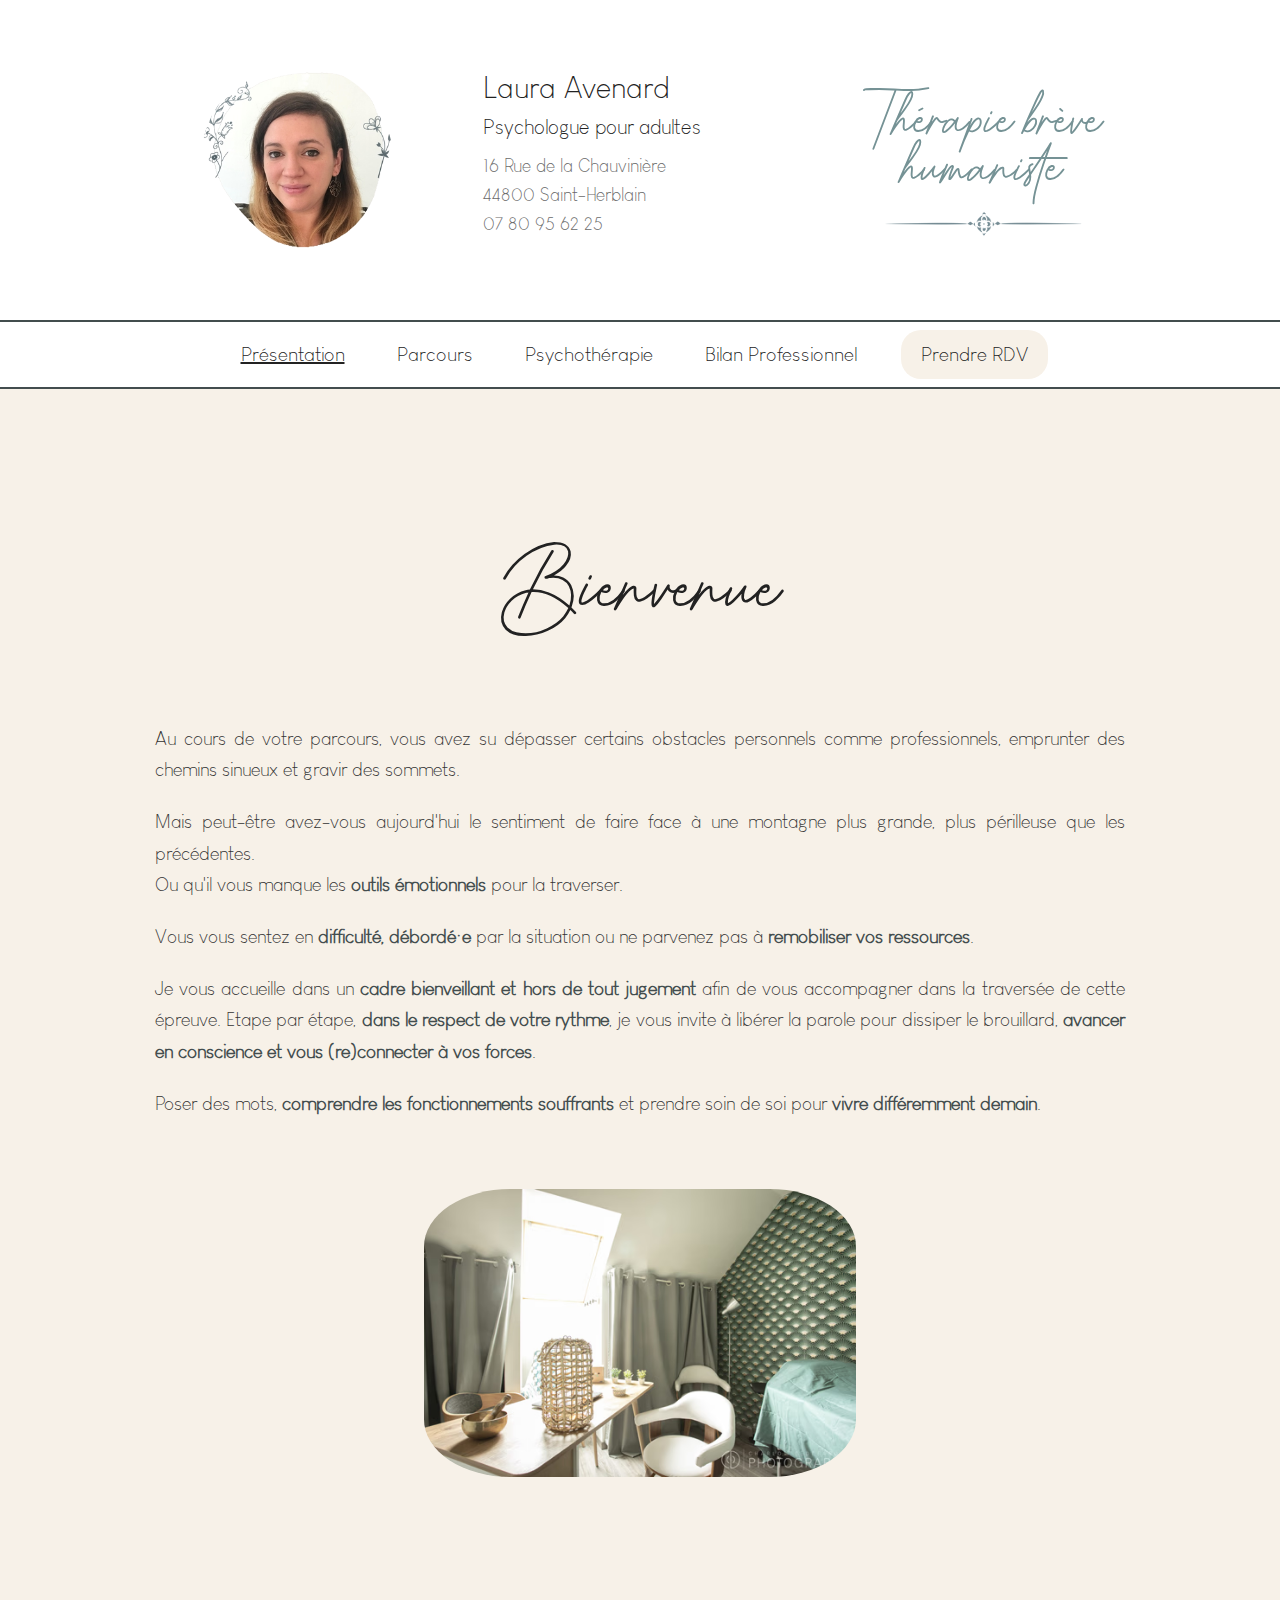
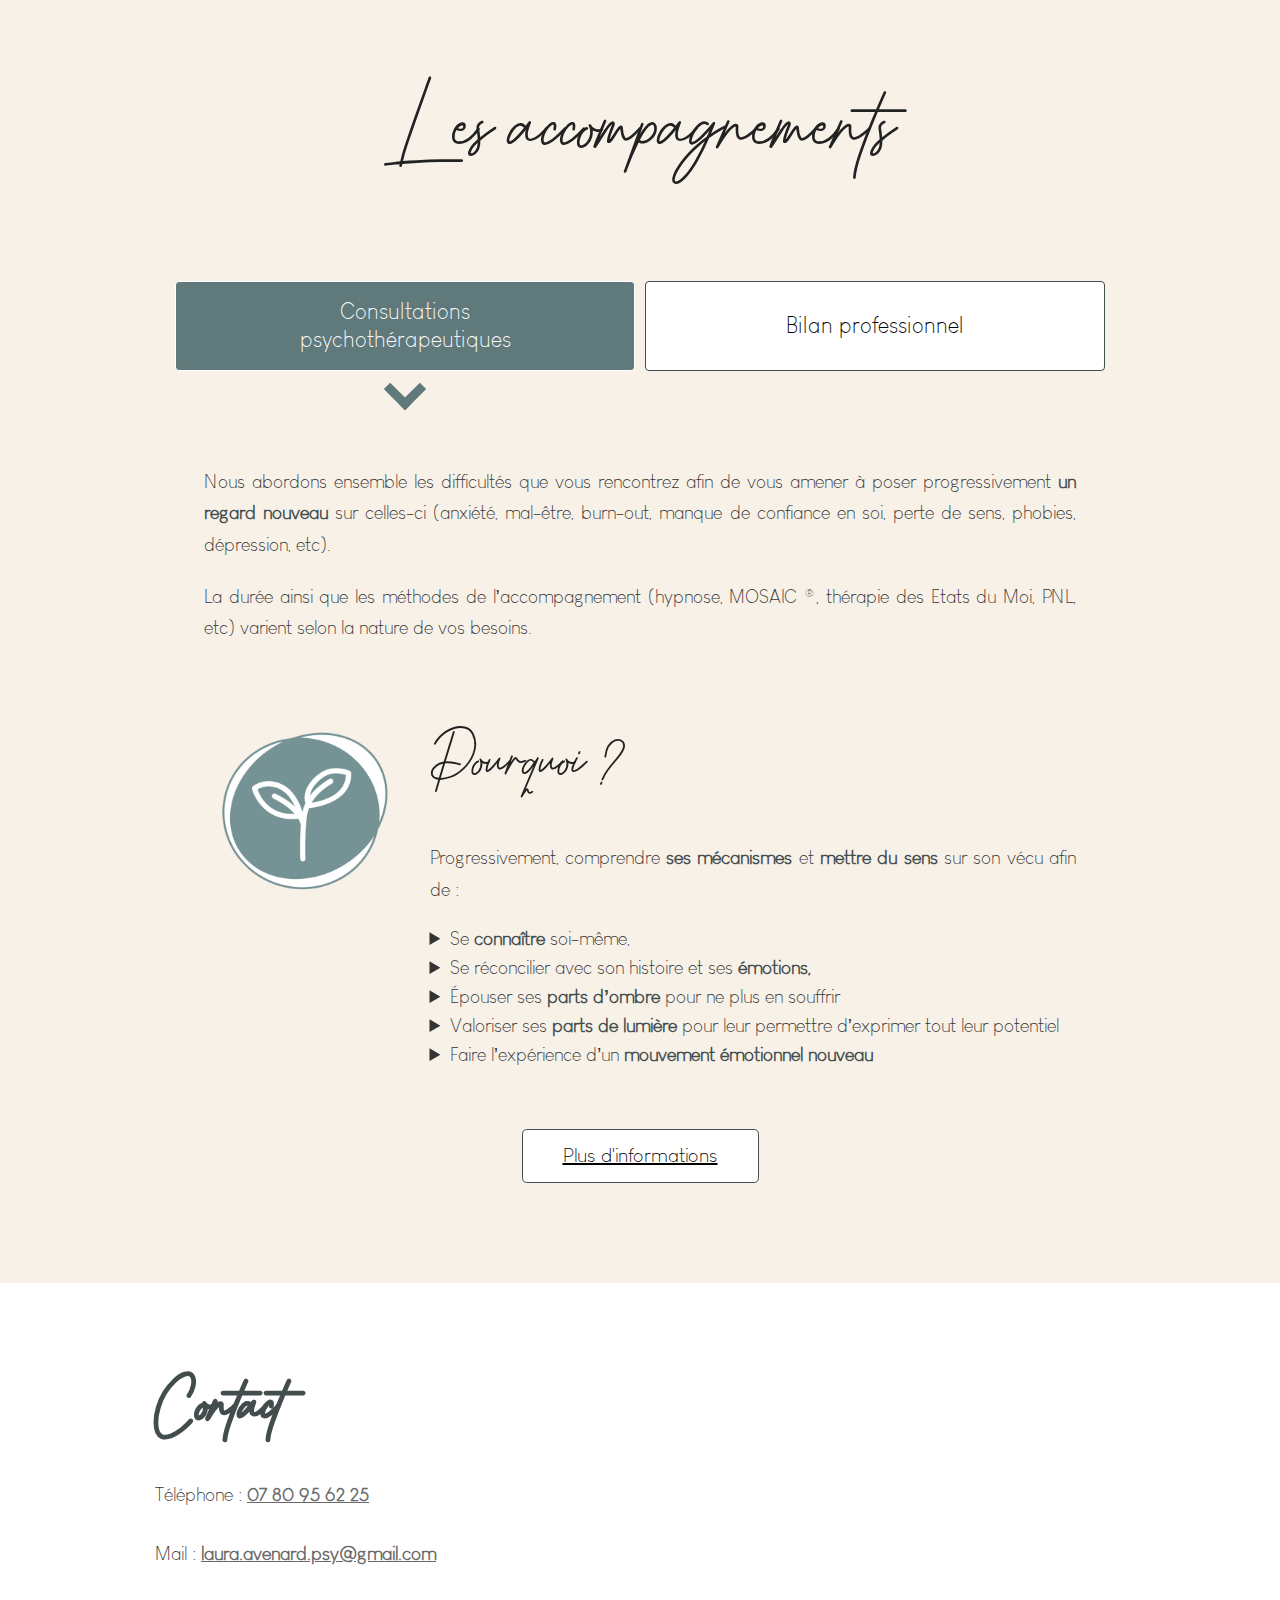
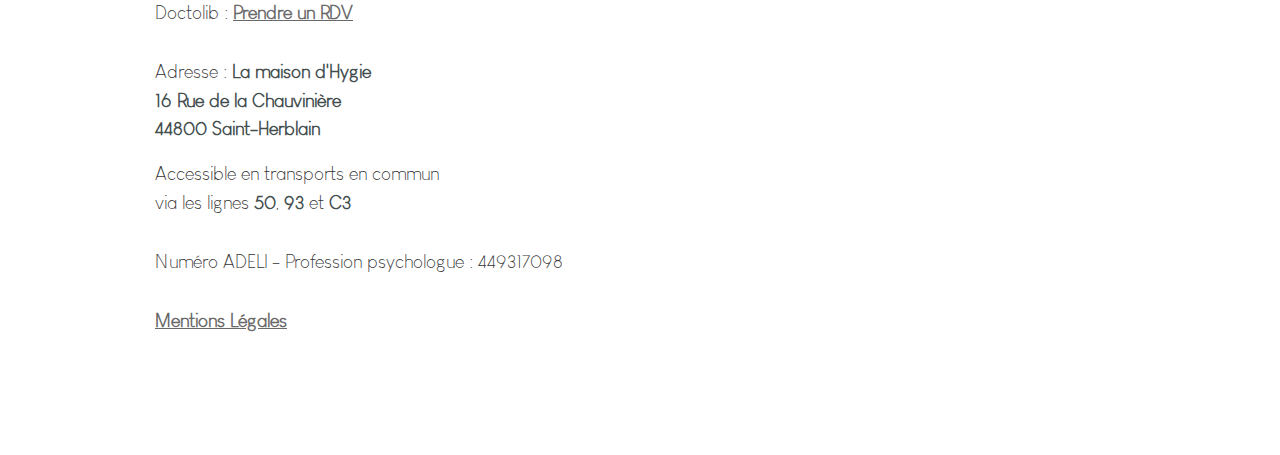
<file: index.html>
<!DOCTYPE html>
<html lang="fr">
<head>
    <meta charset="UTF-8">
    <meta name="viewport" content="width=device-width, initial-scale=1, shrink-to-fit=no">
    <meta name="author" content="Laura Avenard">
    <meta name="description" content="Laura Avenard est Psychologue à Saint Herblain">
    <meta name="keywords" content="bilan de compétence, atelier de parole, psychologue, saint herblain">

    <title>Laura Avenard - Psychologue à Saint Herblain</title>

    <link rel="shortcut icon" href="assets/favicon.png">
    <link rel="stylesheet" href="assets/css/bootstrap.css">
    <link rel="stylesheet" href="assets/css/main.css">
    <link rel="stylesheet" href="assets/css/style.css">
</head>
<body>

<header>
    <div class="container">
        <div class="row align-items-center justify-content-center">
            <div class="col-md-4">
                <img class="d-flex mx-auto img-fluid circular--square custom-header-image"
                     src="assets/images/psychologue-saint-herblain-laura-avenard.avif"
                     alt="Laura Avenard Psychologue à Saint Herblain ">
            </div>
            <div class="col-md-4">
                <h3 class="header-text">Laura Avenard</h3>
                <h5 class="header-text">Psychologue pour adultes</h5>
                <p class="header-text mt-10 mb-0"><a class="header-link" href="#gmap">16 Rue de la
                    Chauvinière <br>44800
                    Saint-Herblain</a></p>
                <p class="header-text"><a class="header-link" href="tel:0780956225">07 80 95 62 25</a></p>
            </div>
            <div class="col-md-4 header-right-content">
                <h2 class="header-text header-text-color center">Thérapie brève humaniste</h2>
                <img class="d-flex mx-auto img-fluid circular--square custom-header-image"
                     src="assets/images/psychologue-saint-herblain-laura-avenard-banniere.avif"
                     alt="">
            </div>
        </div>
    </div>
    <hr class="hrSeparator">
    <nav class="navbar navbar-expand-lg navbar-light bg-light">
        <div class="container d-flex justify-content-center">
            <button class="navbar-toggler ml-auto" type="button" data-toggle="collapse" data-target="#navbarToggler"
                    aria-controls="navbarToggler" aria-expanded="false" aria-label="Toggle navigation">
                <span class="navbar-toggler-icon"></span>
            </button>
            <div class="collapse navbar-collapse" id="navbarToggler">
                <div id="custom-nav" class="navbar-nav d-flex align-items-center header-text-color center">
                    <a class="nav-item nav-link custom-nav-item navbar-item-active" href="#">Présentation</a>
                    <a class="nav-item nav-link custom-nav-item" href="parcours.html">Parcours</a>
                    <a class="nav-item nav-link custom-nav-item" href="consultations_psychotherapeutiques.html">Psychothérapie</a>
                    <a class="nav-item nav-link custom-nav-item" href="bilan_professionnel.html">Bilan Professionnel</a>
<!--                    <a class="nav-item nav-link custom-nav-item" href="ateliers_de_parole.html.archive">Ateliers De Parole</a> -->
                    <a id="nav-item-call-to-action" class="nav-item nav-link custom-nav-item" target="_blank"
                       href="https://www.doctolib.fr/psychologue/saint-herblain/laura-avenard/booking">Prendre RDV
                    </a>
                </div>
            </div>
        </div>
    </nav>
    <hr class="hrSeparator" style="height: 2.5px">

</header>

<section class="about-area pt-100">
    <div class="container">
        <div class="row align-items-center">
            <div class="col-md-12">
                <div class="story-content">
                    <h1 class="center">Bienvenue</h1>

                    <p class="mt-50 story-content-shorter">
                        Au cours de votre parcours, vous avez su dépasser certains obstacles personnels comme
                        professionnels, emprunter des chemins sinueux et gravir des sommets.
                    </p>
                    <p class="mt-20 story-content-shorter">
                        Mais peut-être avez-vous aujourd'hui le sentiment de faire face à une montagne plus grande,
                        plus périlleuse que les précédentes. <br>
                        Ou qu'il vous manque les <span class="sp-2">outils émotionnels</span> pour la traverser.
                    </p>
                    <p class="mt-20 story-content-shorter">
                        Vous vous sentez en <span class="sp-2">difficulté, débordé·e</span> par la situation ou ne
                        parvenez pas à <span class="sp-2">remobiliser vos ressources</span>.
                    </p>
                    <p class="mt-20 story-content-shorter">
                        Je vous accueille dans un <span class="sp-2">cadre bienveillant et hors de tout jugement</span>
                        afin de vous accompagner dans la traversée de cette épreuve.
                        Etape par étape, <span class="sp-2">dans le respect de votre rythme</span>, je vous invite à
                        libérer la parole pour dissiper le brouillard,
                        <span class="sp-2">avancer en conscience et vous (re)connecter à vos forces</span>.
                    </p>
                    <p class="mt-20 story-content-shorter">
                        Poser des mots, <span class="sp-2">comprendre les fonctionnements souffrants</span> et prendre
                        soin de soi pour <span class="sp-2">vivre différemment demain</span>.
                    </p>
                </div>
            </div>
        </div>
        <div class="row align-items-center">
            <div class="col-md-12 mt-50">
                <div class="story-content">
                    <img id="inside-office-pic" class="d-flex mx-auto img-fluid circular--light illustration-img"
                         src="assets/images/psychologue-saint-herblain-laura-avenard-cabinet-interieur.avif"
                         alt="Vue intérieur du cabinet de Laura Avenard, psychologue à Saint Herblain">
                </div>
            </div>
        </div>
    </div>
</section>

<section class="about-area pt-150 pb-100">
    <div class="container pb-50 center">
        <div class="row align-items-center">
            <div class="col-md-12">
                <div class="story-content">
                    <h1 class="center">Les accompagnements</h1>
                </div>
            </div>
        </div>
    </div>

    <div class="container">
        <div id="custom-toggle" class="row col-md-12 btn-group btn-group-toggle" data-toggle="buttons">
            <div class="col-sm-6 d-flex align-items-stretch">
                <label class="btn btn-primary w-100 active">
                    <input type="radio" id="input-psy">Consultations<br>psychothérapeutiques
                </label>
            </div>
            <div class="col-sm-6 d-flex align-items-stretch">
                <label class="btn btn-primary w-100">
                    <input type="radio" id="input-bilan">Bilan professionnel
                </label>
            </div>
<!--            <div class="col-sm-4 d-flex align-items-stretch">-->
<!--                <label class="btn btn-primary w-100">-->
<!--                    <input type="radio" id="input-atelier">Atelier de parole-->
<!--                </label>-->
<!--            </div>-->
        </div>
        <div id="custom-toggle-chevron" class="row col-md-12">
            <div class="col-sm-6 center">
                <div class="custom-toggle-chevron chevron-down" id="input-psy-chevron" style="display: block"></div>
            </div>
            <div class="col-sm-6 center">
                <div class="custom-toggle-chevron chevron-down" id="input-bilan-chevron"></div>
            </div>
<!--            <div class="col-sm-6 center">-->
<!--                <div class="custom-toggle-chevron chevron-down" id="input-atelier-chevron"></div>-->
<!--            </div>-->
        </div>
    </div>

    <div class="container custom-toggle-section" id="input-psy-section" style="display: block">
        <div class="row align-items-center">
            <div class="col-md-12">
                <div class="story-content">
                    <p class="mt-20 story-content-shorter">
                        Nous abordons ensemble les difficultés que vous rencontrez afin de vous amener à poser
                        progressivement <span class="sp-2">un regard nouveau</span> sur celles-ci (anxiété, mal-être,
                        burn-out, manque de
                        confiance en soi, perte de sens, phobies, dépression, etc).
                    </p>
                    <p>
                        La durée ainsi que les méthodes de l’accompagnement (hypnose, MOSAIC ®, thérapie des Etats du
                        Moi, PNL, etc) varient selon la nature de vos besoins.
                    </p>
                </div>
            </div>
        </div>
        <div class="row">
            <div class="col-md-3">
                <img class="d-flex mx-auto img-fluid circular--light illustration-img"
                     src="assets/images/psychologue-saint-herblain-laura-avenard-consultation-psychothérapeutique.avif"
                     alt="">
            </div>
            <div class="col-md-9">
                <div class="story-content">
                    <h2>Pourquoi ?</h2>
                    <p class="mt-20 story-content-shorter">
                        Progressivement, comprendre <span class="sp-2">ses mécanismes</span> et <span class="sp-2">mettre du sens</span>
                        sur son vécu afin de :
                    </p>
                    <ul>
                        <li>Se <span class="sp-2">connaître</span> soi-même,</li>
                        <li>Se réconcilier avec son histoire et ses <span class="sp-2">émotions,</span></li>
                        <li>Épouser ses <span class="sp-2">parts d’ombre</span> pour ne plus en souffrir</li>
                        <li>Valoriser ses <span class="sp-2">parts de lumière</span> pour leur permettre d’exprimer tout
                            leur potentiel
                        </li>
                        <li>Faire l’expérience d’un <span class="sp-2">mouvement émotionnel nouveau</span></li>

                    </ul>
                </div>
            </div>

        </div>
        <div class="row align-items-center">
            <div class="col-md-12 mt-60">
                <div class="story-content center">
                    <a href="consultations_psychotherapeutiques.html">
                        <button type="button" class="btn btn-primary btn-lg btn-underline">Plus d'informations
                        </button>
                    </a>
                </div>
            </div>
        </div>
    </div>

    <div class="container custom-toggle-section" id="input-bilan-section">
        <div class="row align-items-center">
            <div class="col-md-12">
                <div class="story-content">
                    <p class="mt-20">
                        Des séances de <span class="sp-2">bilan professionnel</span> : en individuel, par le biais de
                        différents outils (questionnaires, PNL, coaching, portefeuille compétences, élaboration du CV,
                        etc), <span class="sp-2">faire le point sur votre parcours et vos projets.</span>
                    </p>
                </div>
            </div>
        </div>
        <div class="row">
            <div class="col-md-3">
                <img class="d-flex mx-auto img-fluid circular--light illustration-img"
                     src="assets/images/psychologue-saint-herblain-laura-avenard-bilan-professionnel.avif" alt="">
            </div>
            <div class="col-md-9">
                <div class="story-content">
                    <h2>Pourquoi ?</h2>
                    <p class="mt-20 story-content-shorter">
                        Vous avez :
                    </p>
                    <ul>
                        <li>Un parcours professionnel <span class="sp-2">atypique</span> et vous souhaitez gagner en
                            <span class="sp-2">clarté pour poursuivre votre évolution</span>
                        </li>
                        <li>
                            Le sentiment de <span class="sp-2">ne plus être en accord</span> avec votre activité
                            actuelle (valeurs, conditions de travail, contenu des missions, etc)
                        </li>
                        <li>
                            Le besoin de <span class="sp-2">(re)trouver du sens</span> dans votre activité
                            professionnelle en faisant le point sur vos <span class="sp-2">envies, aspirations et attentes.</span>
                        </li>
                        <li>
                            Un possible projet de <span class="sp-2">réorientation</span> et vous aimeriez être
                            <span class="sp-2">accompagné dans votre réflexion et vos actions</span>
                        </li>
                    </ul>
                </div>
            </div>
        </div>
        <div class="row align-items-center">
            <div class="col-md-12 mt-60">
                <div class="story-content center">
                    <a href="bilan_professionnel.html">
                        <button type="button" class="btn btn-primary btn-lg btn-underline">Plus d'informations
                        </button>
                    </a>
                </div>
            </div>
        </div>
    </div>

<!--    <div class="container custom-toggle-section" id="input-atelier-section">-->
<!--        <div class="row align-items-center pb-25">-->
<!--            <div class="col-md-12">-->
<!--                <div class="story-content">-->
<!--                    <p class="mt-20 story-content-shorter">-->
<!--                        Des séances d’<span class="sp-2">ateliers de parole</span> réunissant 4 à 7 participants.-->
<!--                        Au sein d’une atmosphère <span class="sp-2">respectueuse et confidentielle</span>, nous nous-->
<!--                        réunissons pour évoquer-->
<!--                        ensemble vos <span class="sp-2">ressentis, besoins et vécus</span>.-->
<!--                    </p>-->
<!--                    <p class="mt-20 story-content-shorter">-->
<!--                        Lors de ces rencontres à mi-chemin entre <span class="sp-2">groupe de parole</span> et <span-->
<!--                            class="sp-2">ateliers</span>, j’accompagne les échanges et vous apporte des-->
<!--                        <span class="sp-2">éléments concrets en lien avec le sujet</span>-->
<!--                        (comprendre les émotions, les croyances limitantes, les modes de communication, etc).-->
<!--                    </p>-->
<!--                </div>-->
<!--            </div>-->
<!--        </div>-->
<!--        <div class="row pb-25">-->
<!--            <div class="col-md-3">-->
<!--                <img class="d-flex mx-auto img-fluid circular&#45;&#45;light illustration-img"-->
<!--                     src="assets/images/psychologue-saint-herblain-laura-avenard-atelier-de-parole.avif" alt="">-->
<!--            </div>-->
<!--            <div class="col-md-9">-->
<!--                <div class="story-content">-->
<!--                    <h2>Pourquoi ?</h2>-->
<!--                    <p class="mt-20 story-content-shorter">-->
<!--                        Entre <span class="sp-2">partage, intelligence collective et psycho-éducation</span>,-->
<!--                        les ateliers de parole vous offrent l’opportunité de :-->
<!--                    </p>-->
<!--                    <ul>-->
<!--                        <li>Recevoir le <span class="sp-2">soutien</span> de personnes traversant des situations-->
<!--                            similaires et rompre avec le sentiment <span class="sp-2">d’isolement</span>-->
<!--                        </li>-->
<!--                        <li>-->
<!--                            Exprimer vos difficultés dans un <span class="sp-2">cadre bienveillant</span>-->
<!--                        </li>-->
<!--                        <li>-->
<!--                            <span class="sp-2">Prendre du recul</span> sur vos propres fonctionnements en clarifiant-->
<!--                            certains concepts-->
<!--                        </li>-->
<!--                        <li>-->
<!--                            Échanger des idées et expériences différentes pour <span class="sp-2">envisager l’avenir autrement</span>-->
<!--                        </li>-->
<!--                    </ul>-->
<!--                </div>-->
<!--            </div>-->

<!--        </div>-->
<!--        <div class="row align-items-center">-->
<!--            <div class="col-md-3">-->
<!--            </div>-->
<!--            <div class="col-md-8">-->
<!--                <div class="story-content">-->
<!--                    <h4 class="mb-10">Les thèmes proposés sont :</h4>-->
<!--                    <ul>-->
<!--                        <li>La <span class="sp-2">parentalité</span></li>-->
<!--                        <li>La <span class="sp-2">vie professionnelle</span></li>-->
<!--                    </ul>-->
<!--                </div>-->
<!--            </div>-->
<!--        </div>-->
<!--        <div class="row align-items-center mt-60">-->
<!--            <div class="col-md-12">-->
<!--                <div class="story-content center">-->
<!--                    <a href="ateliers_de_parole.html.archive">-->
<!--                        <button type="button" class="btn btn-primary btn-lg btn-underline">Plus d'informations-->
<!--                        </button>-->
<!--                    </a>-->
<!--                </div>-->
<!--            </div>-->
<!--        </div>-->
<!--    </div>-->
</section>

<footer class="about-area pt-100 pb-100 last-part">
    <div class="container">
        <div class="row">
            <div class="col-lg-6">
                <h2><span>Contact</span></h2>
                <p class="mt-50">Téléphone : <span class="sp-2"><a
                        href="tel:0780956225">07 80 95 62 25</a></span>
                <p class="mt-30">Mail : <span class="sp-2"><a
                        href="mailto:laura.avenard.psy@gmail.com">laura.avenard.psy@gmail.com </a></span></p>
                <p class="mt-30">Doctolib : <span class="sp-2"><a
                        href="https://www.doctolib.fr/psychologue/saint-herblain/laura-avenard/booking"
                        target="_blank">Prendre un RDV</a></span></p>
                <p class="mt-30">Adresse : <span class="sp-2">La maison d'Hygie <br>16 Rue de la Chauvinière <br>44800 Saint-Herblain</span></p>
                <p class="mt-10">
                    Accessible en transports en commun <br>via les lignes <span class="sp-2">50</span>, <span class="sp-2">93</span>
                    et <span class="sp-2">C3</span>
                </p>
                <p class="mt-30">
                    Numéro ADELI - Profession psychologue : 449317098
                </p>
                <p class="mt-30 mb-20"><span class="sp-2"><a
                        href="mentions_legales.html">Mentions Légales</a></span></p>

            </div>

            <div class="col-lg-6 google-maps" id="gmap">
                <iframe src="https://www.google.com/maps/embed?pb=!1m18!1m12!1m3!1d4059.2037684465176!2d-1.6347371806415887!3d47.232360411085835!2m3!1f0!2f0!3f0!3m2!1i1024!2i768!4f13.1!3m3!1m2!1s0x4805ecdab3fbb1e1%3A0xb889f974bcca534c!2s16%20Rue%20de%20la%20Chauvini%C3%A8re%2C%2044800%20Saint-Herblain!5e0!3m2!1sen!2sfr!4v1702228183446!5m2!1sen!2sfr"
                        title="google map avec l'adresse de Laura Avenard" width="300" height="300" style="border:0;" allowfullscreen=""></iframe>
            </div>
        </div>
    </div>
</footer>

<script src="assets/js/vendor/jquery-2.2.4.min.js"></script>
<script src="assets/js/vendor/bootstrap.min.js"></script>
<script src="assets/js/main.js"></script>
<script async data-id="101438880" src="//static.getclicky.com/js"></script>

</body>
</html>
</file>
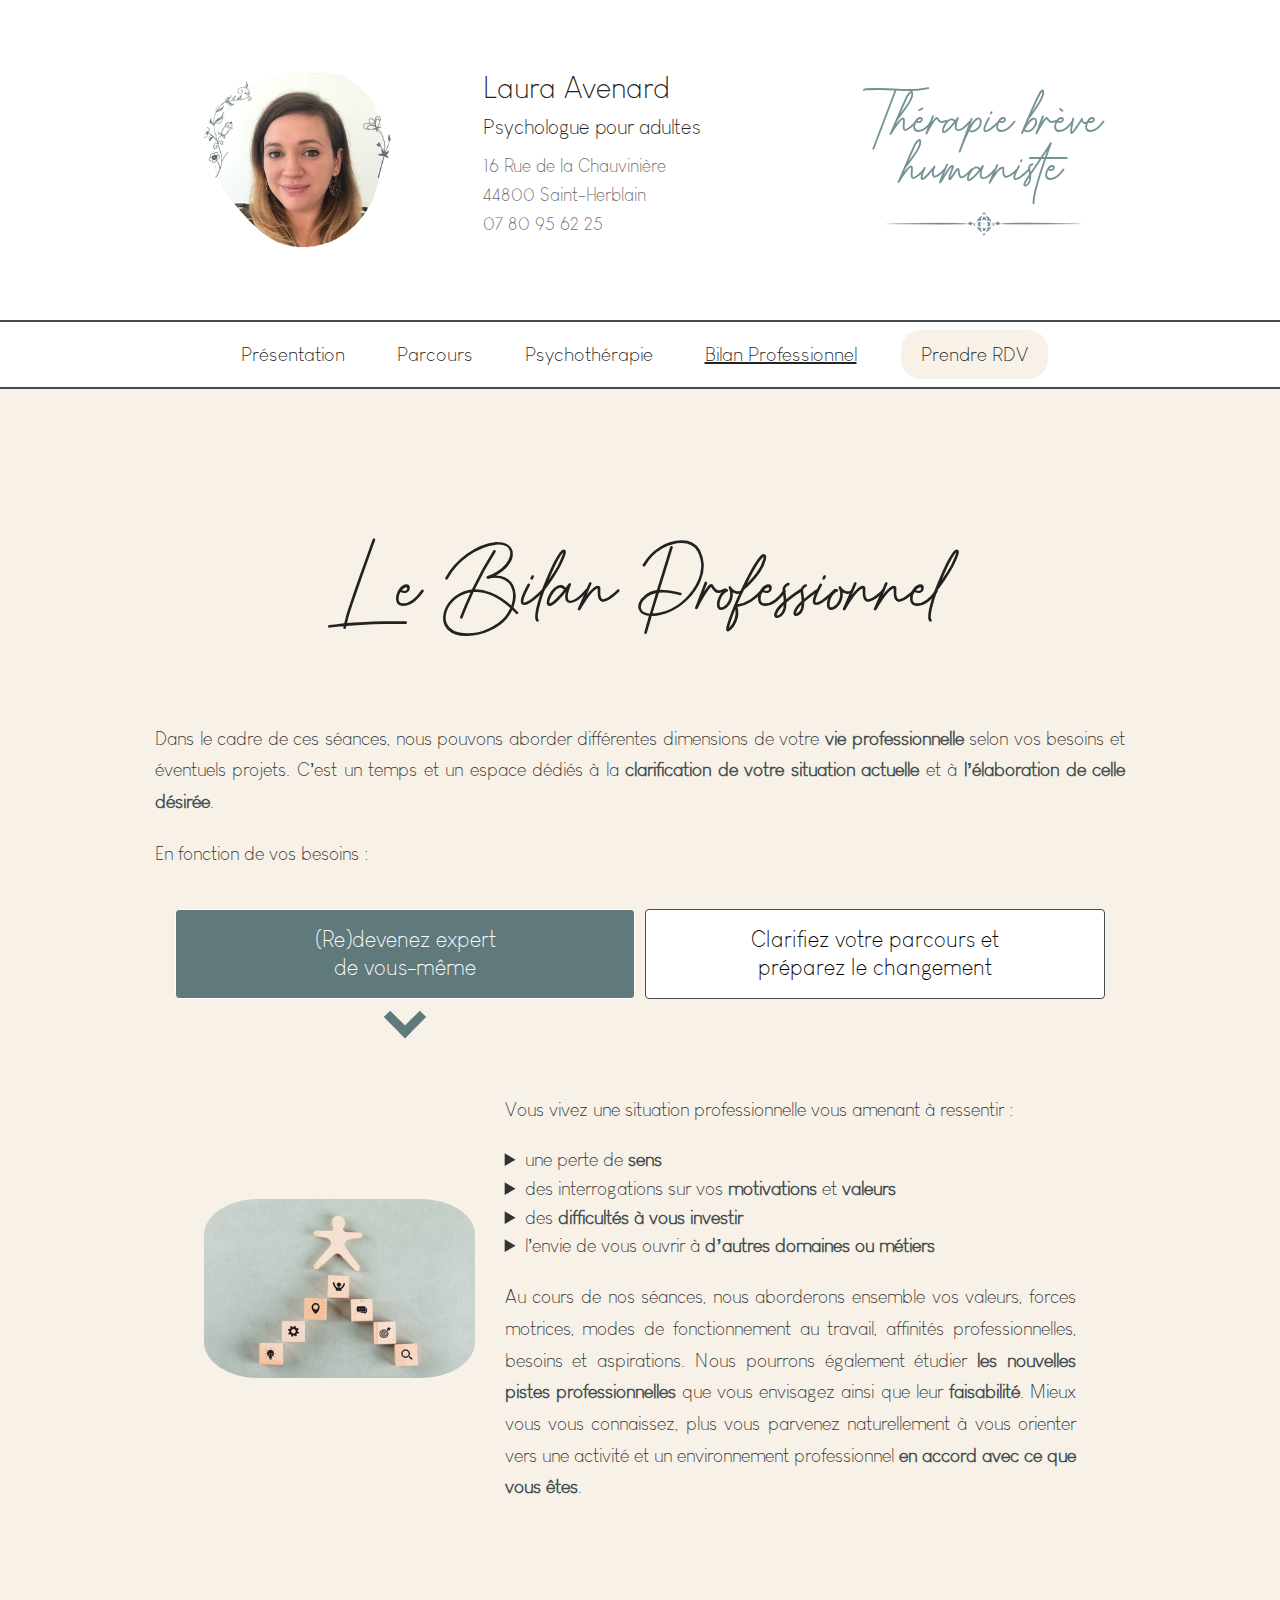
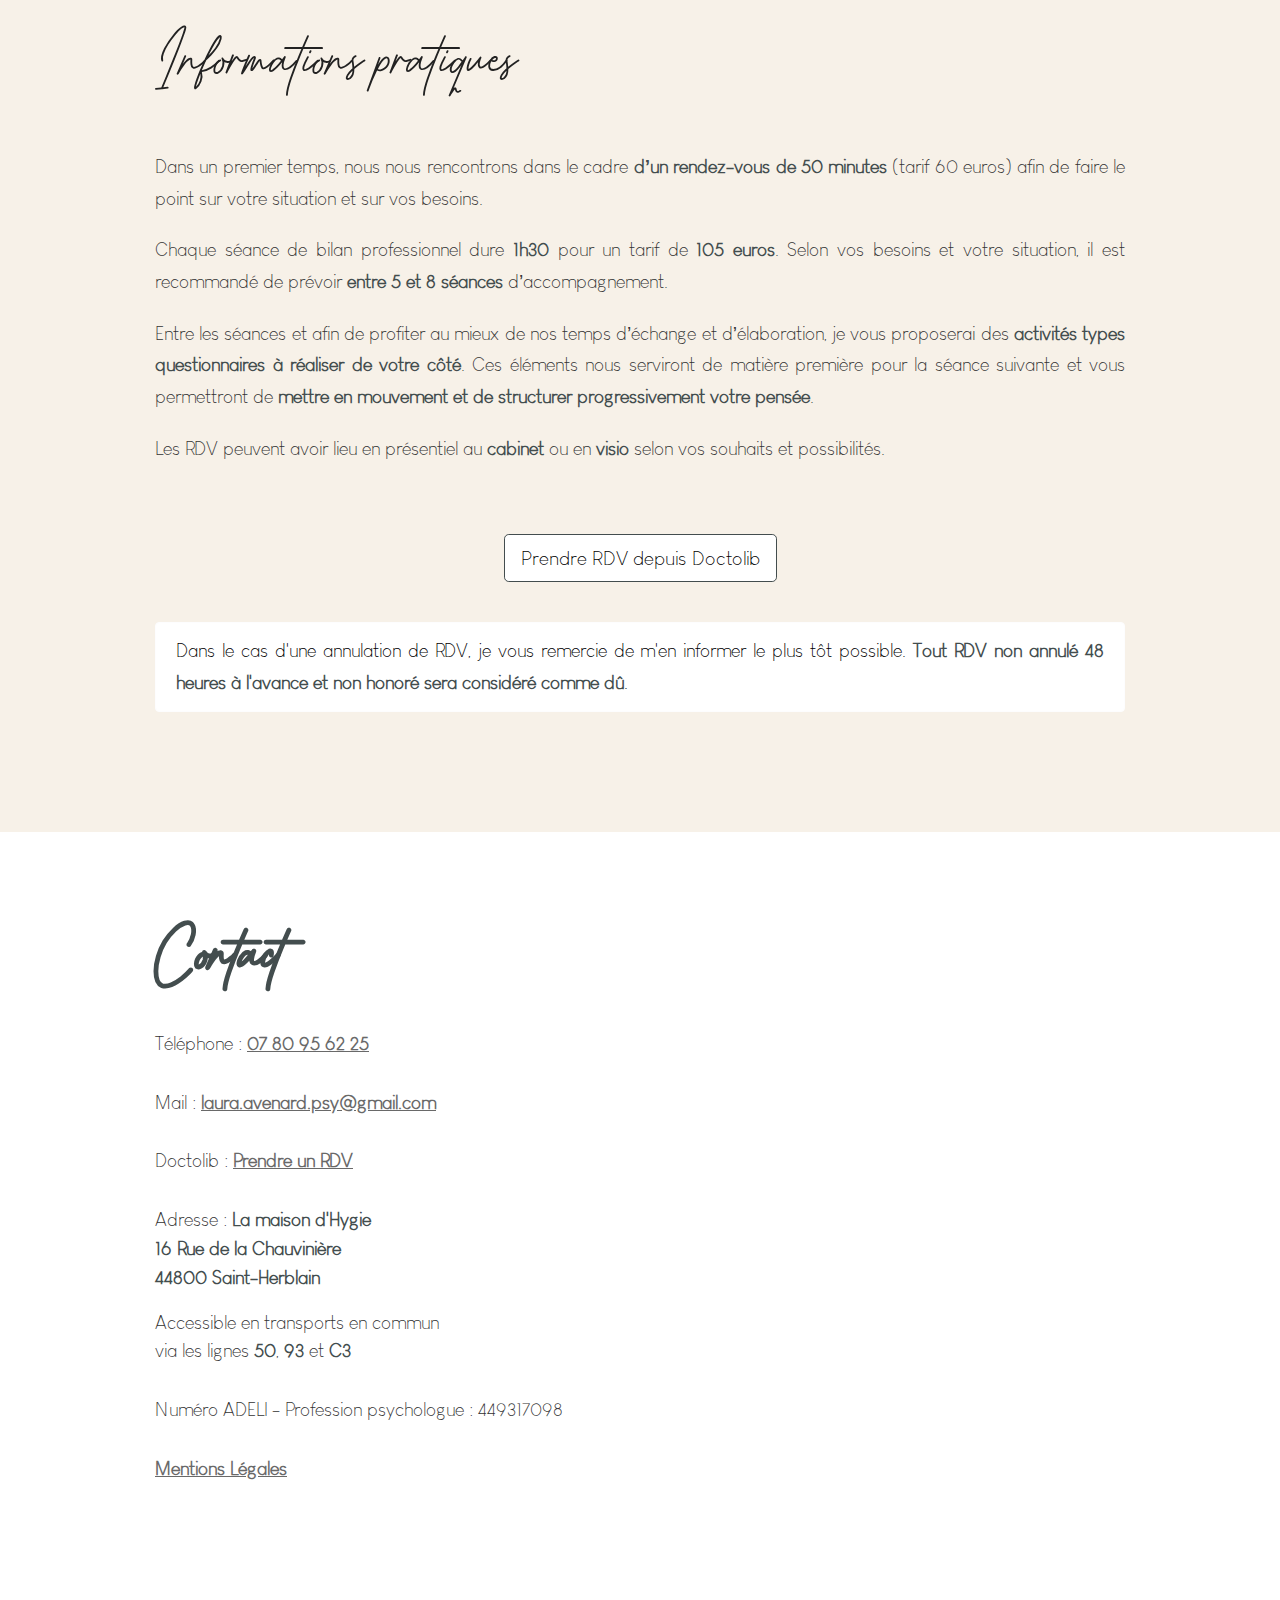
<file: bilan_professionnel.html>
<!DOCTYPE html>
<html lang="fr">
<head>
    <meta charset="UTF-8">
    <meta name="viewport" content="width=device-width, initial-scale=1, shrink-to-fit=no">
    <meta name="author" content="Laura Avenard">
    <meta name="description" content="Laura Avenard est Psychologue à Saint Herblain">
    <meta name="keywords" content="bilan de compétence, atelier de parole, psychologue, saint herblain">

    <title>Laura Avenard - Psychologue à Saint Herblain</title>

    <link rel="shortcut icon" href="assets/favicon.png">
    <link rel="stylesheet" href="assets/css/bootstrap.css">
    <link rel="stylesheet" href="assets/css/main.css">
    <link rel="stylesheet" href="assets/css/style.css">
</head>
<body>

<header>
    <div class="container">
        <div class="row align-items-center justify-content-center">
            <div class="col-md-4">
                <img class="d-flex mx-auto img-fluid circular--square custom-header-image"
                     src="assets/images/psychologue-saint-herblain-laura-avenard.avif"
                     alt="Laura Avenard Psychologue à Saint Herblain ">
            </div>
            <div class="col-md-4">
                <h3 class="header-text">Laura Avenard</h3>
                <h5 class="header-text">Psychologue pour adultes</h5>
                <p class="header-text mt-10 mb-0"><a class="header-link" href="#gmap">16 Rue de la
                    Chauvinière <br>44800
                    Saint-Herblain</a></p>
                <p class="header-text"><a class="header-link" href="tel:0780956225">07 80 95 62 25</a></p>
            </div>
            <div class="col-md-4 header-right-content">
                <h2 class="header-text header-text-color center">Thérapie brève humaniste</h2>
                <img class="d-flex mx-auto img-fluid circular--square custom-header-image"
                     src="assets/images/psychologue-saint-herblain-laura-avenard-banniere.avif"
                     alt="">
            </div>
        </div>
    </div>
    <hr class="hrSeparator">
    <nav class="navbar navbar-expand-lg navbar-light bg-light">
        <div class="container">
            <button class="navbar-toggler ml-auto" type="button" data-toggle="collapse" data-target="#navbarToggler"
                    aria-controls="navbarToggler" aria-expanded="false" aria-label="Toggle navigation">
                <span class="navbar-toggler-icon"></span>
            </button>
            <div class="collapse navbar-collapse" id="navbarToggler">
                <div id="custom-nav" class="navbar-nav d-flex align-items-center header-text-color center">
                    <a class="nav-item nav-link custom-nav-item" href="index.html">Présentation</a>
                    <a class="nav-item nav-link custom-nav-item" href="parcours.html">Parcours</a>
                    <a class="nav-item nav-link custom-nav-item" href="consultations_psychotherapeutiques.html">Psychothérapie</a>
                    <a class="nav-item nav-link custom-nav-item navbar-item-active" href="#">Bilan Professionnel</a>
<!--                    <a class="nav-item nav-link custom-nav-item" href="ateliers_de_parole.html.archive">Ateliers De Parole</a> -->
                    <a id="nav-item-call-to-action" class="nav-item nav-link custom-nav-item" target="_blank"
                       href="https://www.doctolib.fr/psychologue/saint-herblain/laura-avenard/booking">Prendre RDV
                    </a>
                </div>
            </div>
        </div>
    </nav>
    <hr class="hrSeparator" style="height: 2.5px">
</header>

<section class="about-area pt-100 pb-100">
    <div class="container pb-20">
        <div class="row align-items-center">
            <div class="col-lg-12">
                <div class="story-content">
                    <h1 class="center">Le Bilan Professionnel</h1>
                    <p class="mt-50 story-content-shorter">
                        Dans le cadre de ces séances, nous pouvons aborder différentes dimensions de votre <span
                            class="sp-2">vie professionnelle</span> selon vos besoins et éventuels projets.
                        C’est un temps et un espace dédiés à la <span class="sp-2">clarification de votre situation actuelle</span>
                        et à <span class="sp-2">l’élaboration de celle désirée</span>.
                    </p>
                    <p class="story-content-shorter">
                        En fonction de vos besoins :
                    </p>
                </div>
            </div>
        </div>
    </div>

    <div class="container">
        <div id="custom-toggle" class="row col-lg-12 btn-group btn-group-toggle" data-toggle="buttons">
            <div class="col-md-6 d-flex align-items-stretch">
                <label class="btn btn-primary w-100 active">
                    <input type="radio" id="input-expert">(Re)devenez expert<br>de vous-même
                </label>
            </div>
            <div class="col-md-6 d-flex align-items-stretch">
                <label class="btn btn-primary w-100">
                    <input type="radio" id="input-parcours">Clarifiez votre parcours et<br>préparez le changement
                </label>
            </div>
        </div>
        <div id="custom-toggle-chevron" class="row col-md-12">
            <div class="col-sm-6 center">
                <div class="custom-toggle-chevron chevron-down" id="input-expert-chevron" style="display: block"></div>
            </div>
            <div class="col-sm-6 center">
                <div class="custom-toggle-chevron chevron-down" id="input-parcours-chevron"></div>
            </div>
        </div>
    </div>

    <div class="container custom-toggle-section" id="input-expert-section" style="display: block">
        <div class="row align-items-center">
            <div class="col-md-4">
                <img class="d-flex mx-auto img-fluid circular--light illustration-img"
                     src="assets/images/psychologue-saint-herblain-laura-avenard-bilan-professionnel-1.avif"
                     alt="illustration de (re)devenez expert de vous même">
            </div>
            <div class="col-md-8">
                <div class="story-content">
                    <p class="mt-20 story-content-shorter">
                        Vous vivez une situation professionnelle vous amenant à ressentir :
                    </p>
                    <ul>
                        <li>une perte de <span class="sp-2">sens</span></li>
                        <li>des interrogations sur vos <span class="sp-2">motivations</span> et <span class="sp-2">valeurs</span>
                        </li>
                        <li>des <span class="sp-2">difficultés à vous investir</span></li>
                        <li>l’envie de vous ouvrir à <span class="sp-2">d’autres domaines ou métiers</span></li>
                    </ul>
                    <p class="mt-20 mb-0">
                        Au cours de nos séances, nous aborderons ensemble vos valeurs, forces motrices, modes de
                        fonctionnement au travail, affinités professionnelles, besoins et aspirations.
                        Nous pourrons également étudier <span class="sp-2">les nouvelles pistes professionnelles</span>
                        que vous envisagez ainsi
                        que leur <span class="sp-2">faisabilité</span>.
                        Mieux vous vous connaissez, plus vous parvenez naturellement à vous orienter vers une activité
                        et un environnement professionnel <span class="sp-2">en accord avec ce que vous êtes</span>.
                    </p>

                </div>
            </div>
        </div>
    </div>

    <div class="container custom-toggle-section" id="input-parcours-section">
        <div class="row align-items-center">
            <div class="col-md-4">
                <img class="d-flex mx-auto img-fluid circular--light illustration-img"
                     src="assets/images/psychologue-saint-herblain-laura-avenard-bilan-professionnel-2.avif"
                     alt="illustration de clarifiez votre parcours et préparez le changement">
            </div>
            <div class="col-md-8">
                <div class="story-content">
                    <p class="mt-20 story-content-shorter">
                        Si vous avez un parcours <span class="sp-2">atypique</span> (expériences diverses dans des
                        domaines variés) ou un projet
                        de <span class="sp-2">changement de poste ou d’entreprise</span>, peut-être souhaitez-vous :
                    </p>
                    <ul>
                        <li>Gagner en clarté sur votre <span class="sp-2">parcours</span> et sur la façon de <span
                                class="sp-2">le présenter</span></li>
                        <li>Identifier vos <span class="sp-2">compétences</span> pour mieux les valoriser</li>
                        <li>Etre accompagné dans la <span class="sp-2">préparation de votre recherche d’emploi</span>
                            (enquêtes métiers, CV,
                            lettre de motivation, codes actuels du marché, etc.)
                        </li>
                    </ul>
                    <p class="mt-20 mb-0">
                        A travers des outils d’analyse des compétences, de PNL et de coaching, nous pourrons faire le
                        point sur votre parcours et vous amener à <span
                            class="sp-2">préparer les meilleures conditions</span> pour votre projet
                        futur.
                    </p>

                </div>
            </div>
        </div>
    </div>

    <div class="container pt-100">
        <div class="row align-items-center">
            <div class="col-lg-12">
                <div class="story-content">
                    <h2>Informations pratiques</h2>
                    <p class="mt-30 story-content-shorter">
                        Dans un premier temps, nous nous rencontrons dans le cadre <span class="sp-2">d’un rendez-vous de 50 minutes</span>
                        (tarif
                        60 euros) afin de faire le point sur votre situation et sur vos besoins.
                    </p>
                    <p class="story-content-shorter">
                        Chaque séance de bilan professionnel dure <span class="sp-2">1h30</span> pour un tarif de <span
                            class="sp-2">105 euros</span>.
                        Selon vos besoins et votre situation, il est recommandé de prévoir <span class="sp-2">entre 5 et 8 séances</span>
                        d’accompagnement.
                    </p>
                    <p class="story-content-shorter">
                        Entre les séances et afin de profiter au mieux de nos temps d’échange et d’élaboration, je vous
                        proposerai des <span class="sp-2">activités types questionnaires à réaliser de votre côté</span>.
                        Ces éléments nous
                        serviront de matière première pour la séance suivante et vous permettront de <span class="sp-2">mettre en mouvement
                        et de structurer progressivement votre pensée</span>.
                    </p>
                    <p class="story-content-shorter">
                        Les RDV peuvent avoir lieu en présentiel au <span class="sp-2">cabinet</span> ou en <span
                            class="sp-2">visio</span> selon vos souhaits et
                        possibilités.
                    </p>
                </div>
            </div>
        </div>
        <div class="row align-items-center">
            <div class="col-lg-12 pt-50">
                <div class="story-content center">
                    <a target="_blank" href="https://www.doctolib.fr/psychologue/saint-herblain/laura-avenard/booking"
                       class="no-underline">
                        <button type="button" class="btn btn-primary btn-lg">Prendre RDV depuis Doctolib
                        </button>
                    </a>
                </div>
            </div>
            <div class="col-lg-12 pt-40">
                <div class="story-content">
                    <p class="story-content-shorter alert alert-light" role="alert">
                        Dans le cas d'une annulation de RDV, je vous remercie de m'en informer le plus tôt possible.
                        <span class="sp-2">Tout RDV non annulé 48 heures à l'avance et non honoré sera considéré comme dû</span>.
                    </p>
                </div>
            </div>
        </div>
    </div>
</section>

<footer class="about-area pt-100 pb-100 last-part">
    <div class="container">
        <div class="row">
            <div class="col-lg-6">
                <h2><span>Contact</span></h2>
                <p class="mt-50">Téléphone : <span class="sp-2"><a
                        href="tel:0780956225">07 80 95 62 25</a></span>
                <p class="mt-30">Mail : <span class="sp-2"><a
                        href="mailto:laura.avenard.psy@gmail.com">laura.avenard.psy@gmail.com </a></span></p>
                <p class="mt-30">Doctolib : <span class="sp-2"><a
                        href="https://www.doctolib.fr/psychologue/saint-herblain/laura-avenard/booking"
                        target="_blank">Prendre un RDV</a></span></p>
                <p class="mt-30">Adresse : <span class="sp-2">La maison d'Hygie <br>16 Rue de la Chauvinière <br>44800 Saint-Herblain</span></p>
                <p class="mt-10">
                    Accessible en transports en commun <br>via les lignes <span class="sp-2">50</span>, <span class="sp-2">93</span>
                    et <span class="sp-2">C3</span>
                </p>
                <p class="mt-30">
                    Numéro ADELI - Profession psychologue : 449317098
                </p>
                <p class="mt-30 mb-20"><span class="sp-2"><a
                        href="mentions_legales.html">Mentions Légales</a></span></p>

            </div>

            <div class="col-lg-6 google-maps" id="gmap">
                <iframe src="https://www.google.com/maps/embed?pb=!1m18!1m12!1m3!1d4059.2037684465176!2d-1.6347371806415887!3d47.232360411085835!2m3!1f0!2f0!3f0!3m2!1i1024!2i768!4f13.1!3m3!1m2!1s0x4805ecdab3fbb1e1%3A0xb889f974bcca534c!2s16%20Rue%20de%20la%20Chauvini%C3%A8re%2C%2044800%20Saint-Herblain!5e0!3m2!1sen!2sfr!4v1702228183446!5m2!1sen!2sfr"
                        title="google map avec l'adresse de Laura Avenard" width="300" height="300" style="border:0;" allowfullscreen=""></iframe>
            </div>
        </div>
    </div>
</footer>

<script src="assets/js/vendor/jquery-2.2.4.min.js"></script>
<script src="assets/js/vendor/bootstrap.min.js"></script>
<script src="assets/js/main.js"></script>
<script async data-id="101438880" src="//static.getclicky.com/js"></script>
</body>
</html>
</file>
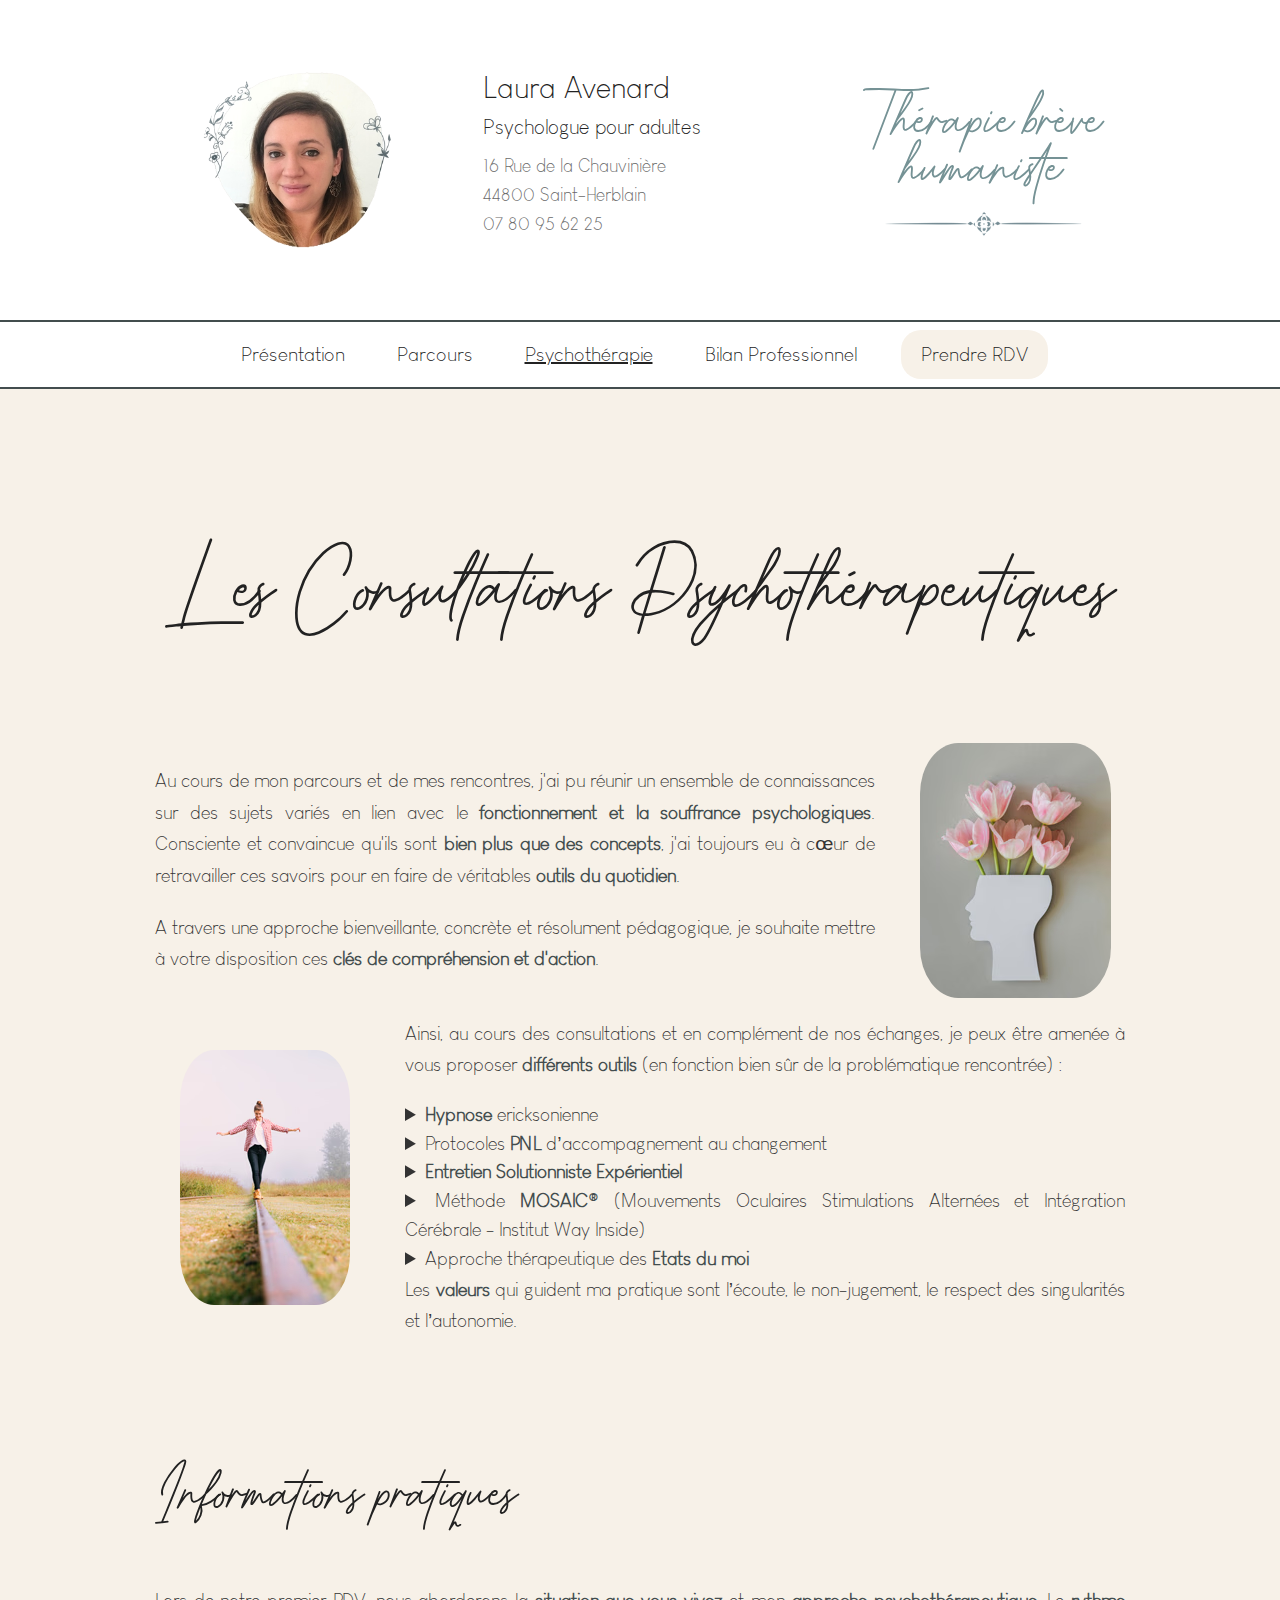
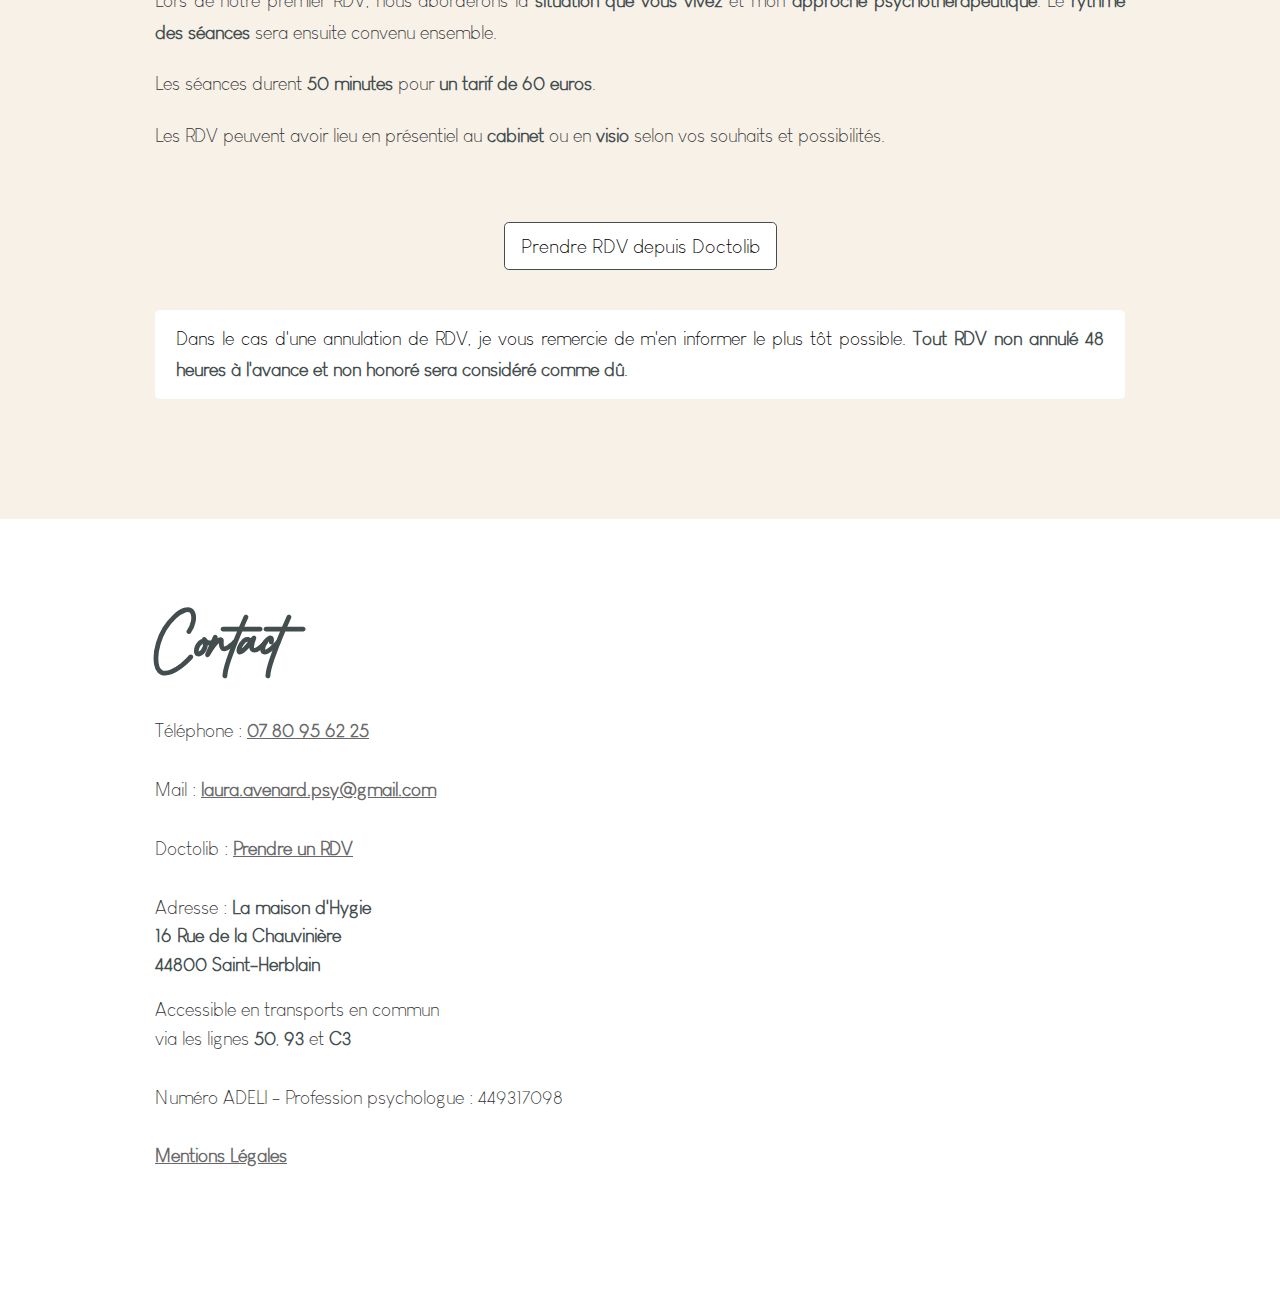
<file: consultations_psychotherapeutiques.html>
<!DOCTYPE html>
<html lang="fr">
<head>
    <meta charset="UTF-8">
    <meta name="viewport" content="width=device-width, initial-scale=1, shrink-to-fit=no">
    <meta name="author" content="Laura Avenard">
    <meta name="description" content="Laura Avenard est Psychologue à Saint Herblain">
    <meta name="keywords" content="bilan de compétence, atelier de parole, psychologue, saint herblain">

    <title>Laura Avenard - Psychologue à Saint Herblain</title>

    <link rel="shortcut icon" href="assets/favicon.png">
    <link rel="stylesheet" href="assets/css/bootstrap.css">
    <link rel="stylesheet" href="assets/css/main.css">
    <link rel="stylesheet" href="assets/css/style.css">
</head>
<body>

<header>
    <div class="container">
        <div class="row align-items-center justify-content-center">
            <div class="col-md-4">
                <img class="d-flex mx-auto img-fluid circular--square custom-header-image"
                     src="assets/images/psychologue-saint-herblain-laura-avenard.avif"
                     alt="Laura Avenard Psychologue à Saint Herblain ">
            </div>
            <div class="col-md-4">
                <h3 class="header-text">Laura Avenard</h3>
                <h5 class="header-text">Psychologue pour adultes</h5>
                <p class="header-text mt-10 mb-0"><a class="header-link" href="#gmap">16 Rue de la
                    Chauvinière <br>44800
                    Saint-Herblain</a></p>
                <p class="header-text"><a class="header-link" href="tel:0780956225">07 80 95 62 25</a></p>
            </div>
            <div class="col-md-4 header-right-content">
                <h2 class="header-text header-text-color center">Thérapie brève humaniste</h2>
                <img class="d-flex mx-auto img-fluid circular--square custom-header-image"
                     src="assets/images/psychologue-saint-herblain-laura-avenard-banniere.avif"
                     alt="">
            </div>
        </div>
    </div>
    <hr class="hrSeparator">
    <nav class="navbar navbar-expand-lg navbar-light bg-light">
        <div class="container">
            <button class="navbar-toggler ml-auto" type="button" data-toggle="collapse" data-target="#navbarToggler"
                    aria-controls="navbarToggler" aria-expanded="false" aria-label="Toggle navigation">
                <span class="navbar-toggler-icon"></span>
            </button>
            <div class="collapse navbar-collapse" id="navbarToggler">
                <div id="custom-nav" class="navbar-nav d-flex align-items-center header-text-color center">
                    <a class="nav-item nav-link custom-nav-item" href="index.html">Présentation</a>
                    <a class="nav-item nav-link custom-nav-item" href="parcours.html">Parcours</a>
                    <a class="nav-item nav-link custom-nav-item navbar-item-active" href="#">Psychothérapie</a>
                    <a class="nav-item nav-link custom-nav-item" href="bilan_professionnel.html">Bilan Professionnel</a>
<!--                    <a class="nav-item nav-link custom-nav-item" href="ateliers_de_parole.html.archive">Ateliers De Parole</a> -->
                    <a id="nav-item-call-to-action" class="nav-item nav-link custom-nav-item" target="_blank"
                       href="https://www.doctolib.fr/psychologue/saint-herblain/laura-avenard/booking">Prendre RDV
                    </a>
                </div>
            </div>
        </div>
    </nav>
    <hr class="hrSeparator" style="height: 2.5px">
</header>

<section class="about-area pt-100 pb-100">
    <div class="container">
        <div class="row align-items-center">
            <div class="col-sm-12">
                <div class="story-content">
                    <h1 class="center">Les Consultations Psychothérapeutiques</h1>
                </div>
            </div>
        </div>
        <div class="row align-items-center mt-50">
            <div class="col-sm-9">
                <div class="story-content">
                    <p class="story-content-shorter">
                        Au cours de mon parcours et de mes rencontres, j'ai pu réunir un ensemble de connaissances sur
                        des sujets variés en lien avec le <span class="sp-2">fonctionnement et la souffrance psychologiques</span>.
                        Consciente et convaincue qu'ils sont <span class="sp-2">bien plus que des concepts</span>, j'ai
                        toujours eu à cœur de
                        retravailler ces savoirs pour en faire de véritables <span
                            class="sp-2">outils du quotidien</span>.
                    </p>
                    <p class="mb-0">
                        A travers une approche bienveillante, concrète et résolument pédagogique, je souhaite mettre à
                        votre disposition ces <span class="sp-2">clés de compréhension et d'action</span>.
                    </p>
                </div>
            </div>
            <div class="col-sm-3">
                <img class="d-flex mx-auto img-fluid circular--light illustration-img"
                     src="assets/images/psychologue-saint-herblain-laura-avenard-psychothérapie-1.avif"
                     alt="Illustration de texte pour les consultations psychothérapeutiques de LAura Avenard, psychologue à Saint Herblain">
            </div>
        </div>
        <div class="row align-items-center mt-20">
            <div class="col-sm-3">
                <img class="d-flex mx-auto img-fluid circular--light illustration-img illustration-sm-optional"
                     src="assets/images/psychologue-saint-herblain-laura-avenard-psychothérapie-2.avif"
                     alt="Illustration de texte pour les consultations psychothérapeutiques de LAura Avenard, psychologue à Saint Herblain">
            </div>
            <div class="col-sm-9">
                <div class="story-content">
                    <p class="story-content-shorter">
                        Ainsi, au cours des consultations et en complément de nos échanges, je peux être amenée à
                        vous proposer <span class="sp-2">différents outils</span> (en fonction bien sûr de la
                        problématique rencontrée) :
                    </p>
                    <ul>
                        <li><span class="sp-2">Hypnose</span> ericksonienne</li>
                        <li>Protocoles <span class="sp-2">PNL</span> d’accompagnement au changement</li>
                        <li><span class="sp-2">Entretien Solutionniste Expérientiel</span></li>
                        <li>Méthode <span class="sp-2">MOSAIC®</span> (Mouvements Oculaires Stimulations Alternées et
                            Intégration Cérébrale -
                            Institut
                            Way Inside)
                        </li>
                        <li>Approche thérapeutique des <span class="sp-2">Etats du moi</span></li>
                    </ul>
                    <p class="mb-0">
                        Les <span class="sp-2">valeurs</span> qui guident ma pratique sont l’écoute, le non-jugement, le
                        respect des
                        singularités
                        et l’autonomie.
                    </p>
                </div>
            </div>
        </div>
    </div>

    <div class="container pt-100">
        <div class="row align-items-center">
            <div class="col-lg-12">
                <div class="story-content">
                    <h2>Informations pratiques</h2>
                    <p class="mt-30 story-content-shorter">
                        Lors de notre premier RDV, nous aborderons la <span class="sp-2">situation que vous vivez</span>
                        et mon
                        <span class="sp-2">approche
                        psychothérapeutique</span>.
                        Le <span class="sp-2">rythme des séances</span> sera ensuite convenu ensemble.
                    </p>
                    <p class="story-content-shorter">
                        Les séances durent <span class="sp-2">50 minutes</span> pour <span class="sp-2">un tarif de 60 euros</span>.
                    </p>
                    <p class="story-content-shorter">
                        Les RDV peuvent avoir lieu en présentiel au <span class="sp-2">cabinet</span> ou en <span
                            class="sp-2">visio</span> selon vos souhaits et
                        possibilités.
                    </p>

                </div>
            </div>
        </div>
        <div class="row align-items-center">
            <div class="col-lg-12 pt-50">
                <div class="story-content center">
                    <a target="_blank" href="https://www.doctolib.fr/psychologue/saint-herblain/laura-avenard/booking"
                       class="no-underline">
                        <button type="button" class="btn btn-primary btn-lg">Prendre RDV depuis Doctolib
                        </button>
                    </a>
                </div>
            </div>
            <div class="col-lg-12 pt-40">
                <div class="story-content">
                    <p class="story-content-shorter alert alert-light" role="alert">
                        Dans le cas d'une annulation de RDV, je vous remercie de m'en informer le plus tôt possible.
                        <span class="sp-2">Tout RDV non annulé 48 heures à l'avance et non honoré sera considéré comme dû</span>.
                    </p>
                </div>
            </div>
        </div>
    </div>
</section>

<footer class="about-area pt-100 pb-100 last-part">
    <div class="container">
        <div class="row">
            <div class="col-lg-6">
                <h2><span>Contact</span></h2>
                <p class="mt-50">Téléphone : <span class="sp-2"><a
                        href="tel:0780956225">07 80 95 62 25</a></span>
                <p class="mt-30">Mail : <span class="sp-2"><a
                        href="mailto:laura.avenard.psy@gmail.com">laura.avenard.psy@gmail.com </a></span></p>
                <p class="mt-30">Doctolib : <span class="sp-2"><a
                        href="https://www.doctolib.fr/psychologue/saint-herblain/laura-avenard/booking"
                        target="_blank">Prendre un RDV</a></span></p>
                <p class="mt-30">Adresse : <span class="sp-2">La maison d'Hygie <br>16 Rue de la Chauvinière <br>44800 Saint-Herblain</span></p>
                <p class="mt-10">
                    Accessible en transports en commun <br>via les lignes <span class="sp-2">50</span>, <span class="sp-2">93</span>
                    et <span class="sp-2">C3</span>
                </p>
                <p class="mt-30">
                    Numéro ADELI - Profession psychologue : 449317098
                </p>
                <p class="mt-30 mb-20"><span class="sp-2"><a
                        href="mentions_legales.html">Mentions Légales</a></span></p>

            </div>

            <div class="col-lg-6 google-maps" id="gmap">
                <iframe src="https://www.google.com/maps/embed?pb=!1m18!1m12!1m3!1d4059.2037684465176!2d-1.6347371806415887!3d47.232360411085835!2m3!1f0!2f0!3f0!3m2!1i1024!2i768!4f13.1!3m3!1m2!1s0x4805ecdab3fbb1e1%3A0xb889f974bcca534c!2s16%20Rue%20de%20la%20Chauvini%C3%A8re%2C%2044800%20Saint-Herblain!5e0!3m2!1sen!2sfr!4v1702228183446!5m2!1sen!2sfr"
                        title="google map avec l'adresse de Laura Avenard" width="300" height="300" style="border:0;" allowfullscreen=""></iframe>
            </div>
        </div>
    </div>
</footer>

<script src="assets/js/vendor/jquery-2.2.4.min.js"></script>
<script src="assets/js/vendor/bootstrap.min.js"></script>
<script src="assets/js/main.js"></script>
<script async data-id="101438880" src="//static.getclicky.com/js"></script>

</body>
</html>
</file>
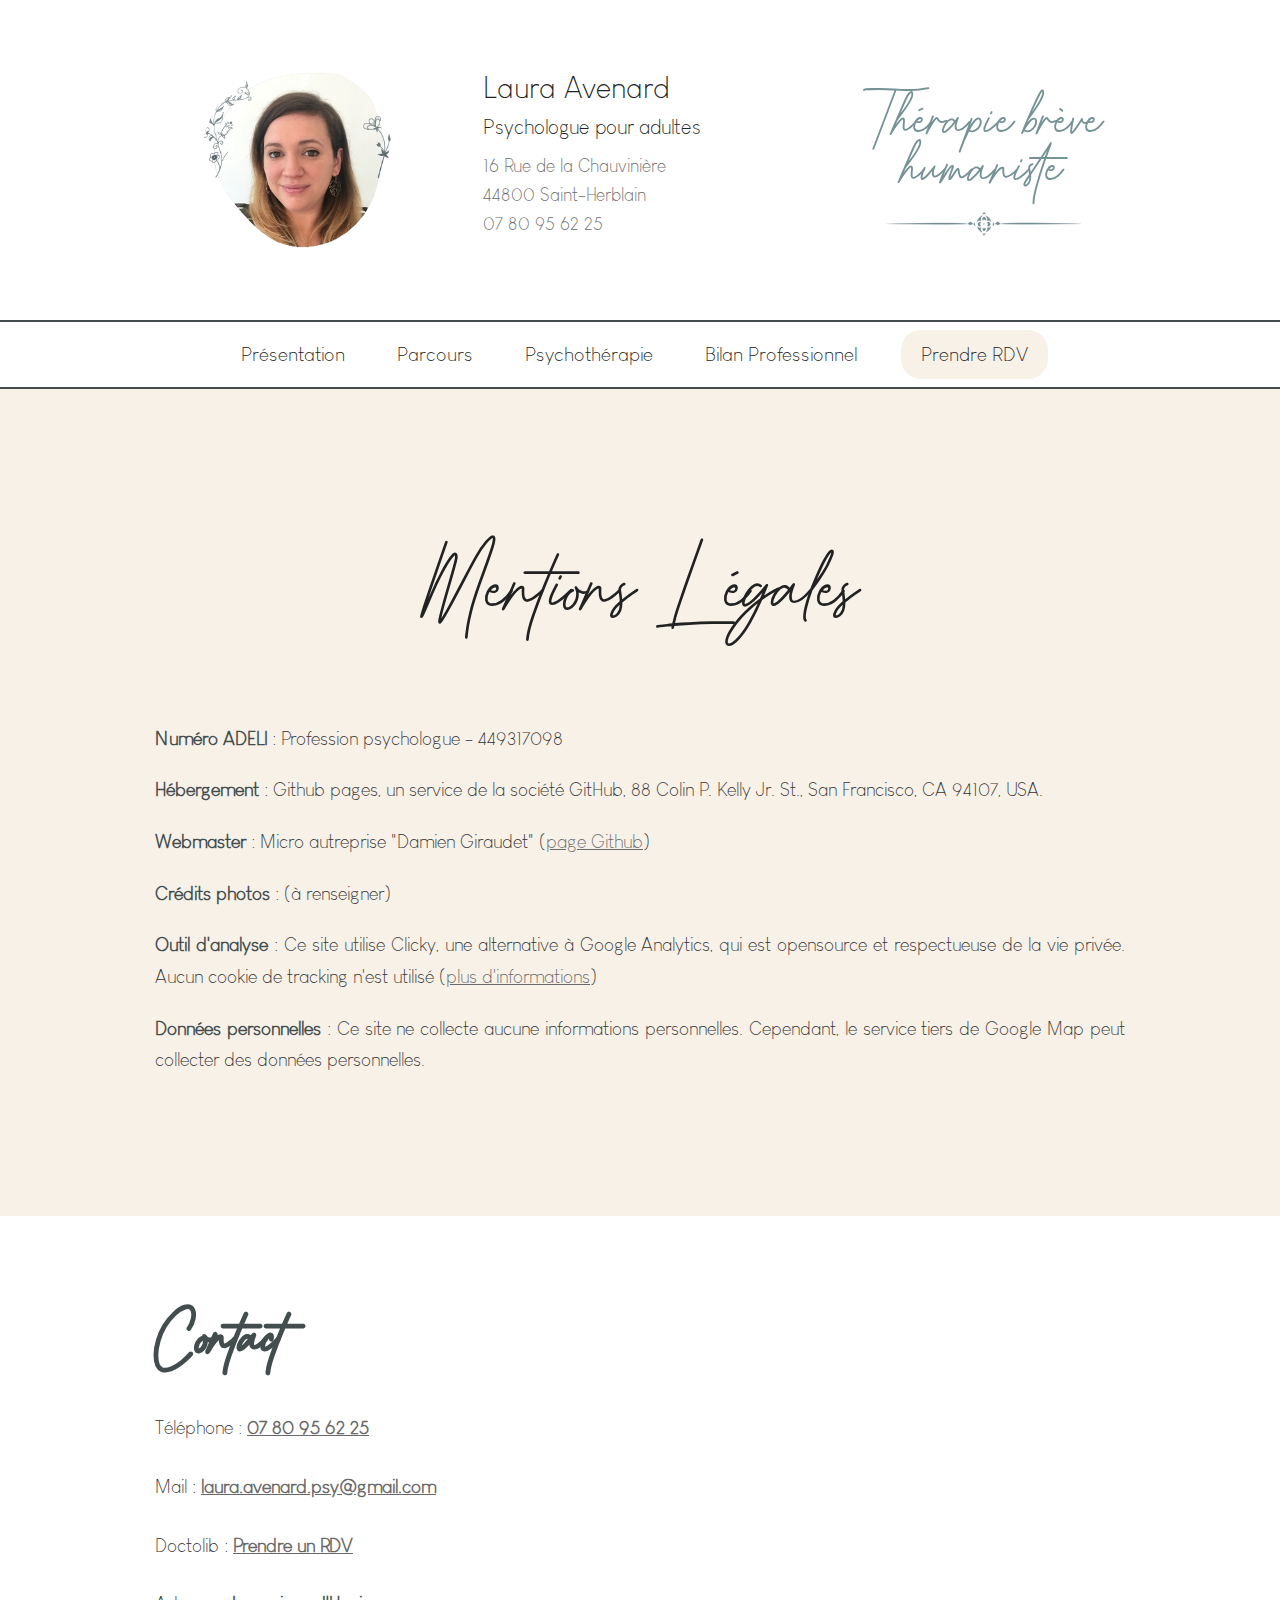
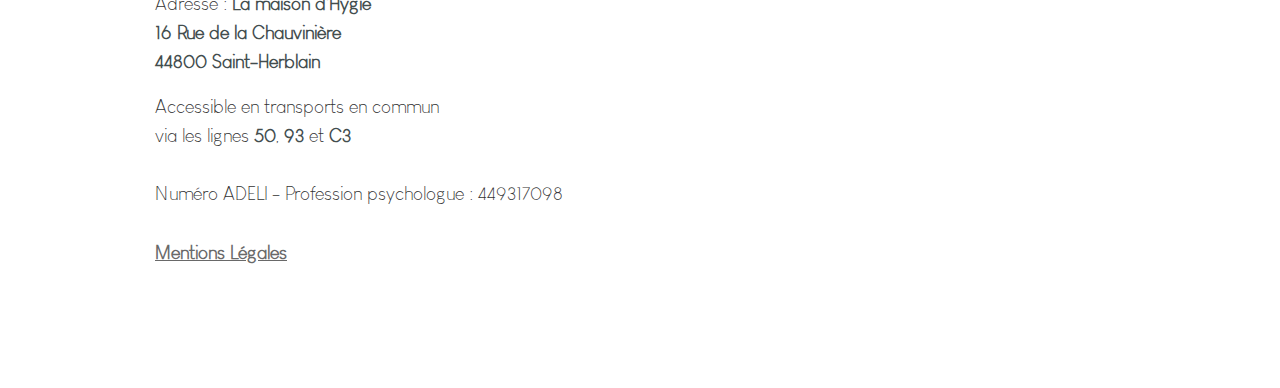
<file: mentions_legales.html>
<!DOCTYPE html>
<html lang="fr">
<head>
    <meta charset="UTF-8">
    <meta name="viewport" content="width=device-width, initial-scale=1, shrink-to-fit=no">
    <meta name="author" content="Laura Avenard">
    <meta name="description" content="Laura Avenard est Psychologue à Saint Herblain">
    <meta name="keywords" content="bilan de compétence, atelier de parole, psychologue, saint herblain">

    <title>Laura Avenard - Psychologue à Saint Herblain</title>

    <link rel="shortcut icon" href="assets/favicon.png">
    <link rel="stylesheet" href="assets/css/bootstrap.css">
    <link rel="stylesheet" href="assets/css/main.css">
    <link rel="stylesheet" href="assets/css/style.css">
</head>
<body>

<header>
    <div class="container">
        <div class="row align-items-center justify-content-center">
            <div class="col-md-4">
                <img class="d-flex mx-auto img-fluid circular--square custom-header-image"
                     src="assets/images/psychologue-saint-herblain-laura-avenard.avif"
                     alt="Laura Avenard Psychologue à Saint Herblain ">
            </div>
            <div class="col-md-4">
                <h3 class="header-text">Laura Avenard</h3>
                <h5 class="header-text">Psychologue pour adultes</h5>
                <p class="header-text mt-10 mb-0"><a class="header-link" href="#gmap">16 Rue de la
                    Chauvinière <br>44800
                    Saint-Herblain</a></p>
                <p class="header-text"><a class="header-link" href="tel:0780956225">07 80 95 62 25</a></p>
            </div>
            <div class="col-md-4 header-right-content">
                <h2 class="header-text header-text-color center">Thérapie brève humaniste</h2>
                <img class="d-flex mx-auto img-fluid circular--square custom-header-image"
                     src="assets/images/psychologue-saint-herblain-laura-avenard-banniere.avif"
                     alt="">
            </div>
        </div>
    </div>
    <hr class="hrSeparator">
    <nav class="navbar navbar-expand-lg navbar-light bg-light">
        <div class="container">
            <button class="navbar-toggler ml-auto" type="button" data-toggle="collapse" data-target="#navbarToggler"
                    aria-controls="navbarToggler" aria-expanded="false" aria-label="Toggle navigation">
                <span class="navbar-toggler-icon"></span>
            </button>
            <div class="collapse navbar-collapse" id="navbarToggler">
                <div id="custom-nav" class="navbar-nav d-flex align-items-center header-text-color center">
                    <a class="nav-item nav-link custom-nav-item" href="index.html">Présentation</a>
                    <a class="nav-item nav-link custom-nav-item" href="parcours.html">Parcours</a>
                    <a class="nav-item nav-link custom-nav-item" href="consultations_psychotherapeutiques.html">Psychothérapie</a>
                    <a class="nav-item nav-link custom-nav-item" href="bilan_professionnel.html">Bilan Professionnel</a>
<!--                    <a class="nav-item nav-link custom-nav-item" href="ateliers_de_parole.html.archive">Ateliers De Parole</a> -->
                    <a id="nav-item-call-to-action" class="nav-item nav-link custom-nav-item" target="_blank"
                       href="https://www.doctolib.fr/psychologue/saint-herblain/laura-avenard/booking">Prendre RDV
                    </a>
                </div>
            </div>
        </div>
    </nav>
    <hr class="hrSeparator" style="height: 2.5px">
</header>

<section class="about-area pt-100 pb-100">
    <div class="container pb-20">
        <div class="row align-items-center">
            <div class="col-lg-12">
                <div class="story-content">
                    <h1 class="center">Mentions Légales</h1>

                    <p class="mt-50 story-content-shorter">
                        <span class="sp-2">Numéro ADELI</span> : Profession psychologue - 449317098
                    </p>
                    <p class="story-content-shorter">
                        <span class="sp-2 underline ">Hébergement</span> : Github pages, un service de la société
                        GitHub,
                        88 Colin P. Kelly Jr. St., San Francisco, CA 94107, USA.
                    </p>
                    <p class="story-content-shorter">
                        <span class="sp-2 underline ">Webmaster</span> : Micro autreprise "Damien Giraudet" (<a
                            href="https://github.com/giraud-d/laura-avenard" target="_blank">page Github</a>)
                    </p>
                    <p class="story-content-shorter">
                        <span class="sp-2 underline ">Crédits photos</span> : (à renseigner)
                    </p>

                    <p class="story-content-shorter">
                        <span class="sp-2 underline ">Outil d'analyse</span> : Ce site utilise Clicky, une alternative à
                        Google Analytics, qui est opensource et respectueuse de la vie privée. Aucun cookie de tracking
                        n'est utilisé
                        (<a href="https://clicky.com/help/faq/privacy" target="_blank">plus d'informations</a>)
                    </p>
                    <p class="story-content-shorter">
                        <span class="sp-2">Données personnelles</span> : Ce site ne collecte aucune informations
                        personnelles. Cependant, le service tiers de Google Map peut collecter des données
                        personnelles.
                    </p>
                </div>
            </div>
        </div>
    </div>

</section>

<footer class="about-area pt-100 pb-100 last-part">
    <div class="container">
        <div class="row">
            <div class="col-lg-6">
                <h2><span>Contact</span></h2>
                <p class="mt-50">Téléphone : <span class="sp-2"><a
                        href="tel:0780956225">07 80 95 62 25</a></span>
                <p class="mt-30">Mail : <span class="sp-2"><a
                        href="mailto:laura.avenard.psy@gmail.com">laura.avenard.psy@gmail.com </a></span></p>
                <p class="mt-30">Doctolib : <span class="sp-2"><a
                        href="https://www.doctolib.fr/psychologue/saint-herblain/laura-avenard/booking"
                        target="_blank">Prendre un RDV</a></span></p>
                <p class="mt-30">Adresse : <span class="sp-2">La maison d'Hygie <br>16 Rue de la Chauvinière <br>44800 Saint-Herblain</span>
                </p>
                <p class="mt-10">
                    Accessible en transports en commun <br>via les lignes <span class="sp-2">50</span>, <span
                        class="sp-2">93</span>
                    et <span class="sp-2">C3</span>
                </p>
                <p class="mt-30">
                    Numéro ADELI - Profession psychologue : 449317098
                </p>
                <p class="mt-30 mb-20"><span class="sp-2"><a
                        href="mentions_legales.html">Mentions Légales</a></span></p>

            </div>

            <div class="col-lg-6 google-maps" id="gmap">
                <iframe src="https://www.google.com/maps/embed?pb=!1m18!1m12!1m3!1d4059.2037684465176!2d-1.6347371806415887!3d47.232360411085835!2m3!1f0!2f0!3f0!3m2!1i1024!2i768!4f13.1!3m3!1m2!1s0x4805ecdab3fbb1e1%3A0xb889f974bcca534c!2s16%20Rue%20de%20la%20Chauvini%C3%A8re%2C%2044800%20Saint-Herblain!5e0!3m2!1sen!2sfr!4v1702228183446!5m2!1sen!2sfr"
                        title="google map avec l'adresse de Laura Avenard" width="300" height="300" style="border:0;" allowfullscreen=""></iframe>
            </div>
        </div>
    </div>
</footer>

<script src="assets/js/vendor/jquery-2.2.4.min.js"></script>
<script src="assets/js/vendor/bootstrap.min.js"></script>
<script src="assets/js/main.js"></script>
<script async data-id="101438880" src="//static.getclicky.com/js"></script>

</body>
</html>
</file>
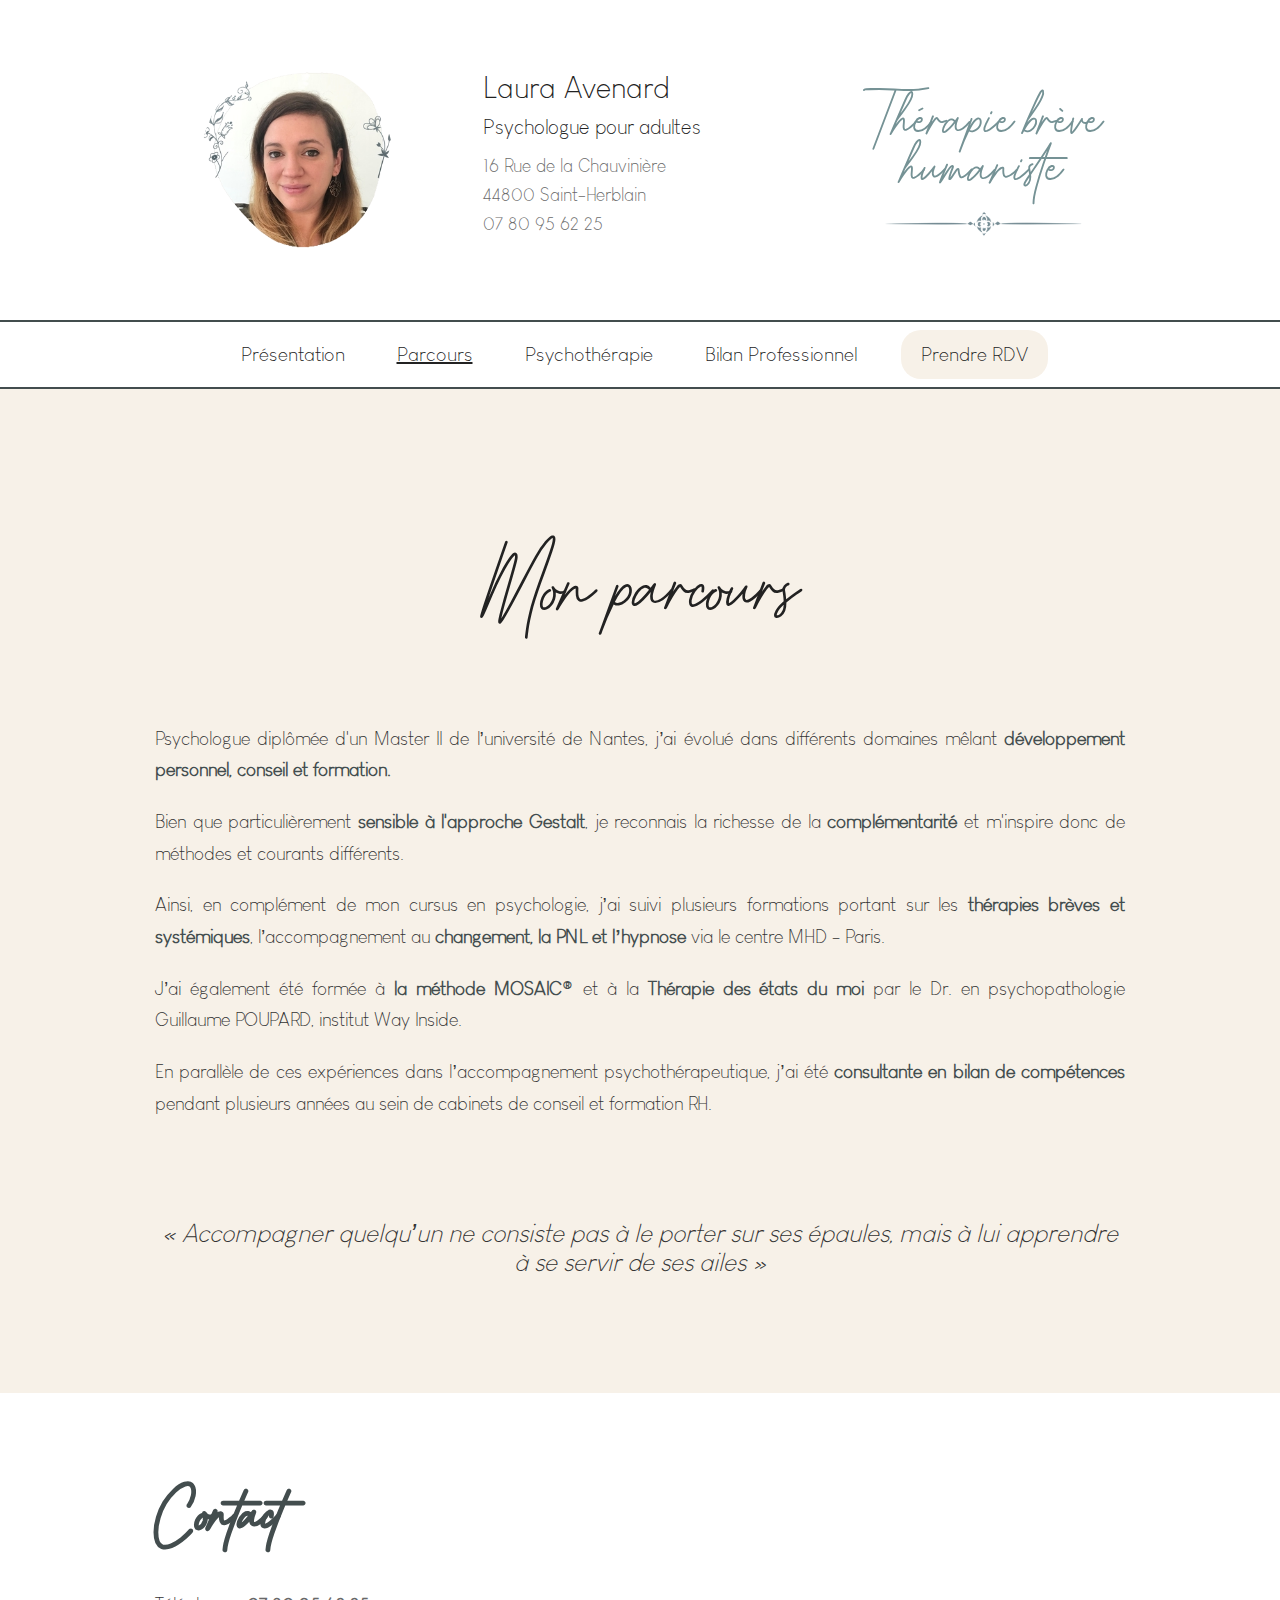
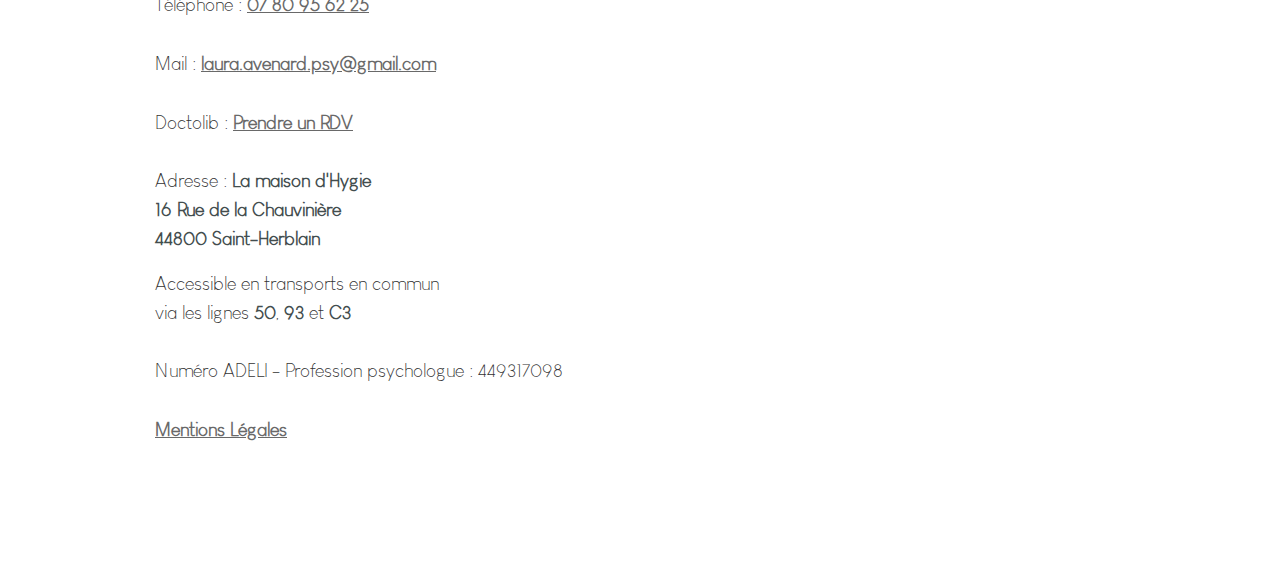
<file: parcours.html>
<!DOCTYPE html>
<html lang="fr">
<head>
    <meta charset="UTF-8">
    <meta name="viewport" content="width=device-width, initial-scale=1, shrink-to-fit=no">
    <meta name="author" content="Laura Avenard">
    <meta name="description" content="Laura Avenard est Psychologue à Saint Herblain">
    <meta name="keywords" content="bilan de compétence, atelier de parole, psychologue, saint herblain">

    <title>Laura Avenard - Psychologue à Saint Herblain</title>

    <link rel="shortcut icon" href="assets/favicon.png">
    <link rel="stylesheet" href="assets/css/bootstrap.css">
    <link rel="stylesheet" href="assets/css/main.css">
    <link rel="stylesheet" href="assets/css/style.css">
</head>
<body>

<header>
    <div class="container">
        <div class="row align-items-center justify-content-center">
            <div class="col-md-4">
                <img class="d-flex mx-auto img-fluid circular--square custom-header-image"
                     src="assets/images/psychologue-saint-herblain-laura-avenard.avif"
                     alt="Laura Avenard Psychologue à Saint Herblain ">
            </div>
            <div class="col-md-4">
                <h3 class="header-text">Laura Avenard</h3>
                <h5 class="header-text">Psychologue pour adultes</h5>
                <p class="header-text mt-10 mb-0"><a class="header-link" href="#gmap">16 Rue de la
                    Chauvinière <br>44800
                    Saint-Herblain</a></p>
                <p class="header-text"><a class="header-link" href="tel:0780956225">07 80 95 62 25</a></p>
            </div>
            <div class="col-md-4 header-right-content">
                <h2 class="header-text header-text-color center">Thérapie brève humaniste</h2>
                <img class="d-flex mx-auto img-fluid circular--square custom-header-image"
                     src="assets/images/psychologue-saint-herblain-laura-avenard-banniere.avif"
                     alt="">
            </div>
        </div>
    </div>
    <hr class="hrSeparator">
    <nav class="navbar navbar-expand-lg navbar-light bg-light">
        <div class="container">
            <button class="navbar-toggler ml-auto" type="button" data-toggle="collapse" data-target="#navbarToggler"
                    aria-controls="navbarToggler" aria-expanded="false" aria-label="Toggle navigation">
                <span class="navbar-toggler-icon"></span>
            </button>
            <div class="collapse navbar-collapse" id="navbarToggler">
                <div id="custom-nav" class="navbar-nav d-flex align-items-center header-text-color center">
                    <a class="nav-item nav-link custom-nav-item" href="index.html">Présentation</a>
                    <a class="nav-item nav-link custom-nav-item navbar-item-active" href="#">Parcours</a>
                    <a class="nav-item nav-link custom-nav-item" href="consultations_psychotherapeutiques.html">Psychothérapie</a>
                    <a class="nav-item nav-link custom-nav-item" href="bilan_professionnel.html">Bilan Professionnel</a>
<!--                    <a class="nav-item nav-link custom-nav-item" href="ateliers_de_parole.html.archive">Ateliers De Parole</a> -->
                    <a id="nav-item-call-to-action" class="nav-item nav-link custom-nav-item" target="_blank"
                       href="https://www.doctolib.fr/psychologue/saint-herblain/laura-avenard/booking">Prendre RDV
                    </a>
                </div>
            </div>
        </div>
    </nav>
    <hr class="hrSeparator" style="height: 2.5px">
</header>

<section class="about-area pt-100 pb-100">
    <div class="container">
        <div class="row align-items-center">
            <div class="col-lg-12">
                <div class="story-content">
                    <h1 class="center">Mon parcours</h1>

                    <p class="mt-50 story-content-shorter">
                        Psychologue diplômée d'un Master II de l’université de Nantes, j’ai évolué dans différents
                        domaines mêlant <span class="sp-2">développement personnel, conseil et formation.</span>
                    </p>
                    <p class="story-content-shorter">
                        Bien que particulièrement <span class="sp-2">sensible à l'approche Gestalt</span>, je reconnais
                        la richesse de la
                        <span class="sp-2">complémentarité</span> et m'inspire donc de méthodes et courants différents.
                    </p>
                    <p class="story-content-shorter">
                        Ainsi, en complément de mon cursus en psychologie, j’ai suivi plusieurs formations portant sur
                        les <span class="sp-2">thérapies brèves et systémiques</span>, l’accompagnement au <span
                            class="sp-2">changement, la PNL et l’hypnose</span> via le
                        centre MHD - Paris.
                    </p>
                    <p class="story-content-shorter">
                        J’ai également été formée à <span class="sp-2">la méthode MOSAIC®</span> et à la <span
                            class="sp-2">Thérapie des états du moi</span> par le Dr. en
                        psychopathologie Guillaume POUPARD, institut Way Inside.
                    </p>
                    <p class="story-content-shorter">
                        En parallèle de ces expériences dans l’accompagnement psychothérapeutique, j’ai été <span
                            class="sp-2">consultante
                        en bilan de compétences</span> pendant plusieurs années au sein de cabinets de conseil et
                        formation RH.
                    </p>
                    <blockquote class="mt-100">
                        « Accompagner quelqu’un ne consiste pas à le porter sur ses épaules, mais à lui apprendre à se
                        servir de ses ailes »
                    </blockquote>
                </div>
            </div>
        </div>
    </div>
</section>


<footer class="about-area pt-100 pb-100 last-part">
    <div class="container">
        <div class="row">
            <div class="col-lg-6">
                <h2><span>Contact</span></h2>
                <p class="mt-50">Téléphone : <span class="sp-2"><a
                        href="tel:0780956225">07 80 95 62 25</a></span>
                <p class="mt-30">Mail : <span class="sp-2"><a
                        href="mailto:laura.avenard.psy@gmail.com">laura.avenard.psy@gmail.com </a></span></p>
                <p class="mt-30">Doctolib : <span class="sp-2"><a
                        href="https://www.doctolib.fr/psychologue/saint-herblain/laura-avenard/booking"
                        target="_blank">Prendre un RDV</a></span></p>
                <p class="mt-30">Adresse : <span class="sp-2">La maison d'Hygie <br>16 Rue de la Chauvinière <br>44800 Saint-Herblain</span></p>
                <p class="mt-10">
                    Accessible en transports en commun <br>via les lignes <span class="sp-2">50</span>, <span class="sp-2">93</span>
                    et <span class="sp-2">C3</span>
                </p>
                <p class="mt-30">
                    Numéro ADELI - Profession psychologue : 449317098
                </p>
                <p class="mt-30 mb-20"><span class="sp-2"><a
                        href="mentions_legales.html">Mentions Légales</a></span></p>

            </div>

            <div class="col-lg-6 google-maps" id="gmap">
                <iframe src="https://www.google.com/maps/embed?pb=!1m18!1m12!1m3!1d4059.2037684465176!2d-1.6347371806415887!3d47.232360411085835!2m3!1f0!2f0!3f0!3m2!1i1024!2i768!4f13.1!3m3!1m2!1s0x4805ecdab3fbb1e1%3A0xb889f974bcca534c!2s16%20Rue%20de%20la%20Chauvini%C3%A8re%2C%2044800%20Saint-Herblain!5e0!3m2!1sen!2sfr!4v1702228183446!5m2!1sen!2sfr"
                        title="google map avec l'adresse de Laura Avenard" width="300" height="300" style="border:0;" allowfullscreen=""></iframe>
            </div>
        </div>
    </div>
</footer>

<script src="assets/js/vendor/jquery-2.2.4.min.js"></script>
<script src="assets/js/vendor/bootstrap.min.js"></script>
<script src="assets/js/main.js"></script>
<script async data-id="101438880" src="//static.getclicky.com/js"></script>

</body>
</html>
</file>
<file: assets/css/main.css>
::-moz-selection{background-color:#a6c0f5;color:#fff}::selection{background-color:#a6c0f5;color:#fff}::-webkit-input-placeholder{color:#000;font-weight:300}:-moz-placeholder{color:#000;opacity:1;font-weight:300}::-moz-placeholder{color:#000;opacity:1;font-weight:300}:-ms-input-placeholder{color:#000;font-weight:300}::-ms-input-placeholder{color:#000;font-weight:300}body{color:#333;font-family:"Poppins",sans-serif;font-size:20px;font-weight:400;line-height:1.5em;position:relative}ol,ul{margin:0;padding:0;list-style:none}select{display:block}figure{margin:0}a{-webkit-transition:all 0.3s ease 0s;-moz-transition:all 0.3s ease 0s;-o-transition:all 0.3s ease 0s;transition:all 0.3s ease 0s}iframe{border:0}a,a:focus,a:hover{text-decoration:none;outline:0;color:#777}.btn.active.focus,.btn.active:focus,.btn.focus,.btn.focus:active,.btn:active:focus,.btn:focus{text-decoration:none;outline:0}.card-panel{margin:0;padding:60px}.btn i,.btn-large i,.btn-floating i,.btn-large i,.btn-flat i{font-size:1em;line-height:inherit}.gray-bg{background:#f9f9ff}h1,h2,h3,h4,h5,h6{font-family:"Poppins",sans-serif;color:#222;line-height:1.5em;margin-bottom:0;margin-top:0;font-weight:500}.h1,.h2,.h3,.h4,.h5,.h6{margin-bottom:0;margin-top:0;font-family:"Poppins",sans-serif;font-weight:600;color:#222}h1,.h1{font-size:36px}h2,.h2{font-size:30px}h3,.h3{font-size:24px}h4,.h4{font-size:18px}h5,.h5{font-size:16px}h6,.h6{font-size:14px;color:#222}td,th{border-radius:0px}.clear::before,.clear::after{content:" ";display:table}.clear::after{clear:both}.fz-11{font-size:11px}.fz-12{font-size:12px}.fz-13{font-size:13px}.fz-14{font-size:14px}.fz-15{font-size:15px}.fz-16{font-size:16px}.fz-18{font-size:18px}.fz-30{font-size:30px}.fz-48{font-size:48px !important}.fw100{font-weight:100}.fw300{font-weight:300}.fw400{font-weight:400 !important}.fw500{font-weight:500}.f700{font-weight:700}.fsi{font-style:italic}.mt-10{margin-top:10px}.mt-15{margin-top:15px}.mt-20{margin-top:20px}.mt-25{margin-top:25px}.mt-30{margin-top:30px}.mt-35{margin-top:35px}.mt-40{margin-top:40px}.mt-50{margin-top:50px}.mt-60{margin-top:60px}.mt-70{margin-top:70px}.mt-80{margin-top:80px}.mt-100{margin-top:100px}.mt-120{margin-top:120px}.mt-150{margin-top:150px}.ml-0{margin-left:0 !important}.ml-5{margin-left:5px !important}.ml-10{margin-left:10px}.ml-15{margin-left:15px}.ml-20{margin-left:20px}.ml-30{margin-left:30px}.ml-50{margin-left:50px}.mr-0{margin-right:0 !important}.mr-5{margin-right:5px !important}.mr-15{margin-right:15px}.mr-10{margin-right:10px}.mr-20{margin-right:20px}.mr-30{margin-right:30px}.mr-50{margin-right:50px}.mb-0{margin-bottom:0px}.mb-0-i{margin-bottom:0px !important}.mb-5{margin-bottom:5px}.mb-10{margin-bottom:10px}.mb-15{margin-bottom:15px}.mb-20{margin-bottom:20px}.mb-25{margin-bottom:25px}.mb-30{margin-bottom:30px}.mb-40{margin-bottom:40px}.mb-50{margin-bottom:50px}.mb-60{margin-bottom:60px}.mb-70{margin-bottom:70px}.mb-80{margin-bottom:80px}.mb-90{margin-bottom:90px}.mb-100{margin-bottom:100px}.pt-0{padding-top:0px}.pt-10{padding-top:10px}.pt-15{padding-top:15px}.pt-20{padding-top:20px}.pt-25{padding-top:25px}.pt-30{padding-top:30px}.pt-40{padding-top:40px}.pt-50{padding-top:50px}.pt-60{padding-top:60px}.pt-70{padding-top:70px}.pt-80{padding-top:80px}.pt-90{padding-top:90px}.pt-100{padding-top:100px}.pt-150{padding-top:150px}.pb-0{padding-bottom:0px}.pb-10{padding-bottom:10px}.pb-15{padding-bottom:15px}.pb-20{padding-bottom:20px}.pb-25{padding-bottom:25px}.pb-30{padding-bottom:30px}.pb-40{padding-bottom:40px}.pb-50{padding-bottom:50px}.pb-60{padding-bottom:60px}.pb-70{padding-bottom:70px}.pb-80{padding-bottom:80px}.pb-90{padding-bottom:90px}.pb-100{padding-bottom:100px}.pb-150{padding-bottom:150px}.pr-30{padding-right:30px}.pl-30{padding-left:30px}.p-40{padding:40px}.float-left{float:left}.float-right{float:right}.text-italic{font-style:italic}.text-white{color:#fff}.transition{-webkit-transition:all 0.3s ease 0s;-moz-transition:all 0.3s ease 0s;-o-transition:all 0.3s ease 0s;transition:all 0.3s ease 0s}.section-full{padding:100px 0}.section-half{padding:75px 0}.flex{display:-webkit-box;display:-webkit-flex;display:-moz-flex;display:-ms-flexbox;display:flex}.inline-flex{display:-webkit-inline-box;display:-webkit-inline-flex;display:-moz-inline-flex;display:-ms-inline-flexbox;display:inline-flex}.flex-grow{-webkit-box-flex:1;-webkit-flex-grow:1;-moz-flex-grow:1;-ms-flex-positive:1;flex-grow:1}.flex-wrap{-webkit-flex-wrap:wrap;-moz-flex-wrap:wrap;-ms-flex-wrap:wrap;flex-wrap:wrap}.flex-left{-webkit-box-pack:start;-ms-flex-pack:start;-webkit-justify-content:flex-start;-moz-justify-content:flex-start;justify-content:flex-start}.flex-middle{-webkit-box-align:center;-ms-flex-align:center;-webkit-align-items:center;-moz-align-items:center;align-items:center}.flex-right{-webkit-box-pack:end;-ms-flex-pack:end;-webkit-justify-content:flex-end;-moz-justify-content:flex-end;justify-content:flex-end}.flex-top{-webkit-align-self:flex-start;-moz-align-self:flex-start;-ms-flex-item-align:start;align-self:flex-start}.flex-center{-webkit-box-pack:center;-ms-flex-pack:center;-webkit-justify-content:center;-moz-justify-content:center;justify-content:center}.flex-bottom{-webkit-align-self:flex-end;-moz-align-self:flex-end;-ms-flex-item-align:end;align-self:flex-end}.space-between{-webkit-box-pack:justify;-ms-flex-pack:justify;-webkit-justify-content:space-between;-moz-justify-content:space-between;justify-content:space-between}.space-around{-ms-flex-pack:distribute;-webkit-justify-content:space-around;-moz-justify-content:space-around;justify-content:space-around}.flex-column{-webkit-box-direction:normal;-webkit-box-orient:vertical;-webkit-flex-direction:column;-moz-flex-direction:column;-ms-flex-direction:column;flex-direction:column}.flex-cell{display:-webkit-box;display:-webkit-flex;display:-moz-flex;display:-ms-flexbox;display:flex;-webkit-box-flex:1;-webkit-flex-grow:1;-moz-flex-grow:1;-ms-flex-positive:1;flex-grow:1}.display-table{display:table}.light{color:#fff}.dark{color:#000}.relative{position:relative}.overflow-hidden{overflow:hidden}.overlay{position:absolute;left:0;right:0;top:0;bottom:0}.container.fullwidth{width:100%}.container.no-padding{padding-left:0;padding-right:0}.no-padding{padding:0}.section-bg{background:#f9fafc}@media (max-width: 767px){.no-flex-xs{display:block !important}}.row.no-margin{margin-left:0;margin-right:0}.sample-text-area{background:#fff;padding:100px 0 70px 0}.text-heading{margin-bottom:30px;font-size:24px}b,i,sup,sub,u,del{color:#a6c0f5}h1{font-size:36px}h2{font-size:30px}h3{font-size:24px}h4{font-size:18px}h5{font-size:16px}h6{font-size:14px}h1,h2,h3,h4,h5,h6{line-height:1.5em}.typography h1,.typography h2,.typography h3,.typography h4,.typography h5,.typography h6{color:#777}.button-area{background:#fff}.button-area .border-top-generic{padding:70px 15px;border-top:1px dotted #eee}.button-group-area .genric-btn{margin-right:10px;margin-top:10px}.button-group-area .genric-btn:last-child{margin-right:0}.genric-btn{display:inline-block;outline:none;line-height:40px;padding:0 30px;font-size:1em;text-align:center;text-decoration:none;font-weight:500;cursor:pointer;-webkit-transition:all 0.3s ease 0s;-moz-transition:all 0.3s ease 0s;-o-transition:all 0.3s ease 0s;transition:all 0.3s ease 0s}.genric-btn:focus{outline:none}.genric-btn.e-large{padding:0 40px;line-height:50px}.genric-btn.large{line-height:45px}.genric-btn.medium{line-height:30px}.genric-btn.small{line-height:25px}.genric-btn.radius{border-radius:3px}.genric-btn.circle{border-radius:20px}.genric-btn.arrow{display:-webkit-inline-box;display:-ms-inline-flexbox;display:inline-flex;-webkit-box-align:center;-ms-flex-align:center;align-items:center}.genric-btn.arrow span{margin-left:10px}.genric-btn.default{color:#222;background:#f9f9ff;border:1px solid transparent}.genric-btn.default:hover{border:1px solid #f9f9ff;background:#fff}.genric-btn.default-border{border:1px solid #f9f9ff;background:#fff}.genric-btn.default-border:hover{color:#222;background:#f9f9ff;border:1px solid transparent}.genric-btn.primary{color:#fff;background:#a6c0f5;border:1px solid transparent}.genric-btn.primary:hover{color:#a6c0f5;border:1px solid #a6c0f5;background:#fff}.genric-btn.primary-border{color:#a6c0f5;border:1px solid #a6c0f5;background:#fff}.genric-btn.primary-border:hover{color:#fff;background:#a6c0f5;border:1px solid transparent}.genric-btn.success{color:#fff;background:#4cd3e3;border:1px solid transparent}.genric-btn.success:hover{color:#4cd3e3;border:1px solid #4cd3e3;background:#fff}.genric-btn.success-border{color:#4cd3e3;border:1px solid #4cd3e3;background:#fff}.genric-btn.success-border:hover{color:#fff;background:#4cd3e3;border:1px solid transparent}.genric-btn.info{color:#fff;background:#38a4ff;border:1px solid transparent}.genric-btn.info:hover{color:#38a4ff;border:1px solid #38a4ff;background:#fff}.genric-btn.info-border{color:#38a4ff;border:1px solid #38a4ff;background:#fff}.genric-btn.info-border:hover{color:#fff;background:#38a4ff;border:1px solid transparent}.genric-btn.warning{color:#fff;background:#f4e700;border:1px solid transparent}.genric-btn.warning:hover{color:#f4e700;border:1px solid #f4e700;background:#fff}.genric-btn.warning-border{color:#f4e700;border:1px solid #f4e700;background:#fff}.genric-btn.warning-border:hover{color:#fff;background:#f4e700;border:1px solid transparent}.genric-btn.danger{color:#fff;background:#f44a40;border:1px solid transparent}.genric-btn.danger:hover{color:#f44a40;border:1px solid #f44a40;background:#fff}.genric-btn.danger-border{color:#f44a40;border:1px solid #f44a40;background:#fff}.genric-btn.danger-border:hover{color:#fff;background:#f44a40;border:1px solid transparent}.genric-btn.link{color:#222;background:#f9f9ff;text-decoration:underline;border:1px solid transparent}.genric-btn.link:hover{color:#222;border:1px solid #f9f9ff;background:#fff}.genric-btn.link-border{color:#222;border:1px solid #f9f9ff;background:#fff;text-decoration:underline}.genric-btn.link-border:hover{color:#222;background:#f9f9ff;border:1px solid transparent}.genric-btn.disable{color:#222,0.3;background:#f9f9ff;border:1px solid transparent;cursor:not-allowed}.generic-blockquote{padding:30px 50px 30px 30px;background:#f9f9ff;border-left:2px solid #a6c0f5}.progress-table-wrap{overflow-x:scroll}.progress-table{background:#f9f9ff;padding:15px 0px 30px 0px;min-width:800px}.progress-table .serial{width:11.83%;padding-left:30px}.progress-table .country{width:28.07%}.progress-table .visit{width:19.74%}.progress-table .percentage{width:40.36%;padding-right:50px}.progress-table .table-head{display:flex}.progress-table .table-head .serial,.progress-table .table-head .country,.progress-table .table-head .visit,.progress-table .table-head .percentage{color:#222;line-height:40px;text-transform:uppercase;font-weight:500}.progress-table .table-row{padding:15px 0;border-top:1px solid #edf3fd;display:flex}.progress-table .table-row .serial,.progress-table .table-row .country,.progress-table .table-row .visit,.progress-table .table-row .percentage{display:flex;align-items:center}.progress-table .table-row .country img{margin-right:15px}.progress-table .table-row .percentage .progress{width:80%;border-radius:0px;background:transparent}.progress-table .table-row .percentage .progress .progress-bar{height:5px;line-height:5px}.progress-table .table-row .percentage .progress .progress-bar.color-1{background-color:#6382e6}.progress-table .table-row .percentage .progress .progress-bar.color-2{background-color:#e66686}.progress-table .table-row .percentage .progress .progress-bar.color-3{background-color:#f09359}.progress-table .table-row .percentage .progress .progress-bar.color-4{background-color:#73fbaf}.progress-table .table-row .percentage .progress .progress-bar.color-5{background-color:#73fbaf}.progress-table .table-row .percentage .progress .progress-bar.color-6{background-color:#6382e6}.progress-table .table-row .percentage .progress .progress-bar.color-7{background-color:#a367e7}.progress-table .table-row .percentage .progress .progress-bar.color-8{background-color:#e66686}.single-gallery-image{margin-top:30px;background-repeat:no-repeat !important;background-position:center center !important;background-size:cover !important;height:200px}.list-style{width:14px;height:14px}.unordered-list li{position:relative;padding-left:30px;line-height:1.82em !important}.unordered-list li:before{content:"";position:absolute;width:14px;height:14px;border:3px solid #a6c0f5;background:#fff;top:4px;left:0;border-radius:50%}.ordered-list{margin-left:30px}.ordered-list li{list-style-type:decimal-leading-zero;color:#a6c0f5;font-weight:500;line-height:1.82em !important}.ordered-list li span{font-weight:300;color:#777}.ordered-list-alpha li{margin-left:30px;list-style-type:lower-alpha;color:#a6c0f5;font-weight:500;line-height:1.82em !important}.ordered-list-alpha li span{font-weight:300;color:#777}.ordered-list-roman li{margin-left:30px;list-style-type:lower-roman;color:#a6c0f5;font-weight:500;line-height:1.82em !important}.ordered-list-roman li span{font-weight:300;color:#777}.single-input{display:block;width:100%;line-height:40px;border:none;outline:none;background:#f9f9ff;padding:0 20px}.single-input:focus{outline:none}.input-group-icon{position:relative}.input-group-icon .icon{position:absolute;left:20px;top:0;line-height:40px;z-index:3}.input-group-icon .icon i{color:#797979}.input-group-icon .single-input{padding-left:45px}.single-textarea{display:block;color:#000;width:100%;line-height:40px;border:none;outline:none;background:#f9f9ff;padding:0 20px;height:100px;resize:none}.single-textarea:focus{outline:none}.single-input-primary{display:block;width:100%;line-height:40px;border:1px solid transparent;outline:none;background:#f9f9ff;padding:0 20px}.single-input-primary:focus{outline:none;border:1px solid #a6c0f5}.single-input-accent{display:block;width:100%;line-height:40px;border:1px solid transparent;outline:none;background:#f9f9ff;padding:0 20px}.single-input-accent:focus{outline:none;border:1px solid #eb6b55}.single-input-secondary{display:block;width:100%;line-height:40px;border:1px solid transparent;outline:none;background:#f9f9ff;padding:0 20px}.single-input-secondary:focus{outline:none;border:1px solid #f09359}.default-switch{width:35px;height:17px;border-radius:8.5px;background:#f9f9ff;position:relative;cursor:pointer}.default-switch input{position:absolute;left:0;top:0;right:0;bottom:0;width:100%;height:100%;opacity:0;cursor:pointer}.default-switch input+label{position:absolute;top:1px;left:1px;width:15px;height:15px;border-radius:50%;background:#a6c0f5;-webkit-transition:all 0.2s;-moz-transition:all 0.2s;-o-transition:all 0.2s;transition:all 0.2s;box-shadow:0px 4px 5px 0px rgba(0,0,0,0.2);cursor:pointer}.default-switch input:checked+label{left:19px}.primary-switch{width:35px;height:17px;border-radius:8.5px;background:#f9f9ff;position:relative;cursor:pointer}.primary-switch input{position:absolute;left:0;top:0;right:0;bottom:0;width:100%;height:100%;opacity:0}.primary-switch input+label{position:absolute;left:0;top:0;right:0;bottom:0;width:100%;height:100%}.primary-switch input+label:before{content:"";position:absolute;left:0;top:0;right:0;bottom:0;width:100%;height:100%;background:transparent;border-radius:8.5px;cursor:pointer;-webkit-transition:all 0.2s;-moz-transition:all 0.2s;-o-transition:all 0.2s;transition:all 0.2s}.primary-switch input+label:after{content:"";position:absolute;top:1px;left:1px;width:15px;height:15px;border-radius:50%;background:#fff;-webkit-transition:all 0.2s;-moz-transition:all 0.2s;-o-transition:all 0.2s;transition:all 0.2s;box-shadow:0px 4px 5px 0px rgba(0,0,0,0.2);cursor:pointer}.primary-switch input:checked+label:after{left:19px}.primary-switch input:checked+label:before{background:#a6c0f5}.confirm-switch{width:35px;height:17px;border-radius:8.5px;background:#f9f9ff;position:relative;cursor:pointer}.confirm-switch input{position:absolute;left:0;top:0;right:0;bottom:0;width:100%;height:100%;opacity:0}.confirm-switch input+label{position:absolute;left:0;top:0;right:0;bottom:0;width:100%;height:100%}.confirm-switch input+label:before{content:"";position:absolute;left:0;top:0;right:0;bottom:0;width:100%;height:100%;background:transparent;border-radius:8.5px;-webkit-transition:all 0.2s;-moz-transition:all 0.2s;-o-transition:all 0.2s;transition:all 0.2s;cursor:pointer}.confirm-switch input+label:after{content:"";position:absolute;top:1px;left:1px;width:15px;height:15px;border-radius:50%;background:#fff;-webkit-transition:all 0.2s;-moz-transition:all 0.2s;-o-transition:all 0.2s;transition:all 0.2s;box-shadow:0px 4px 5px 0px rgba(0,0,0,0.2);cursor:pointer}.confirm-switch input:checked+label:after{left:19px}.confirm-switch input:checked+label:before{background:#4cd3e3}.primary-checkbox{width:16px;height:16px;border-radius:3px;background:#f9f9ff;position:relative;cursor:pointer}.primary-checkbox input{position:absolute;left:0;top:0;right:0;bottom:0;width:100%;height:100%;opacity:0}.primary-checkbox input+label{position:absolute;left:0;top:0;right:0;bottom:0;width:100%;height:100%;border-radius:3px;cursor:pointer;border:1px solid #f1f1f1}.primary-checkbox input:checked+label{background:url(../img/elements/primary-check.png) no-repeat center center/cover;border:none}.confirm-checkbox{width:16px;height:16px;border-radius:3px;background:#f9f9ff;position:relative;cursor:pointer}.confirm-checkbox input{position:absolute;left:0;top:0;right:0;bottom:0;width:100%;height:100%;opacity:0}.confirm-checkbox input+label{position:absolute;left:0;top:0;right:0;bottom:0;width:100%;height:100%;border-radius:3px;cursor:pointer;border:1px solid #f1f1f1}.confirm-checkbox input:checked+label{background:url(../img/elements/success-check.png) no-repeat center center/cover;border:none}.disabled-checkbox{width:16px;height:16px;border-radius:3px;background:#f9f9ff;position:relative;cursor:pointer}.disabled-checkbox input{position:absolute;left:0;top:0;right:0;bottom:0;width:100%;height:100%;opacity:0}.disabled-checkbox input+label{position:absolute;left:0;top:0;right:0;bottom:0;width:100%;height:100%;border-radius:3px;cursor:pointer;border:1px solid #f1f1f1}.disabled-checkbox input:disabled{cursor:not-allowed;z-index:3}.disabled-checkbox input:checked+label{background:url(../img/elements/disabled-check.png) no-repeat center center/cover;border:none}.primary-radio{width:16px;height:16px;border-radius:8px;background:#f9f9ff;position:relative;cursor:pointer}.primary-radio input{position:absolute;left:0;top:0;right:0;bottom:0;width:100%;height:100%;opacity:0}.primary-radio input+label{position:absolute;left:0;top:0;right:0;bottom:0;width:100%;height:100%;border-radius:8px;cursor:pointer;border:1px solid #f1f1f1}.primary-radio input:checked+label{background:url(../img/elements/primary-radio.png) no-repeat center center/cover;border:none}.confirm-radio{width:16px;height:16px;border-radius:8px;background:#f9f9ff;position:relative;cursor:pointer}.confirm-radio input{position:absolute;left:0;top:0;right:0;bottom:0;width:100%;height:100%;opacity:0}.confirm-radio input+label{position:absolute;left:0;top:0;right:0;bottom:0;width:100%;height:100%;border-radius:8px;cursor:pointer;border:1px solid #f1f1f1}.confirm-radio input:checked+label{background:url(../img/elements/success-radio.png) no-repeat center center/cover;border:none}.disabled-radio{width:16px;height:16px;border-radius:8px;background:#f9f9ff;position:relative;cursor:pointer}.disabled-radio input{position:absolute;left:0;top:0;right:0;bottom:0;width:100%;height:100%;opacity:0}.disabled-radio input+label{position:absolute;left:0;top:0;right:0;bottom:0;width:100%;height:100%;border-radius:8px;cursor:pointer;border:1px solid #f1f1f1}.disabled-radio input:disabled{cursor:not-allowed;z-index:3}.disabled-radio input:checked+label{background:url(../img/elements/disabled-radio.png) no-repeat center center/cover;border:none}.default-select{height:40px}.default-select .nice-select{border:none;border-radius:0px;height:40px;background:#f9f9ff;padding-left:20px;padding-right:40px}.default-select .nice-select .list{margin-top:0;border:none;border-radius:0px;box-shadow:none;width:100%;padding:10px 0 10px 0px}.default-select .nice-select .list .option{font-weight:300;-webkit-transition:all 0.3s ease 0s;-moz-transition:all 0.3s ease 0s;-o-transition:all 0.3s ease 0s;transition:all 0.3s ease 0s;line-height:28px;min-height:28px;font-size:12px;padding-left:20px}.default-select .nice-select .list .option.selected{color:#a6c0f5;background:transparent}.default-select .nice-select .list .option:hover{color:#a6c0f5;background:transparent}.default-select .current{margin-right:50px;font-weight:300}.default-select .nice-select::after{right:20px}.form-select{height:40px;width:100%}.form-select .nice-select{border:none;border-radius:0px;height:40px;background:#f9f9ff;padding-left:45px;padding-right:40px;width:100%}.form-select .nice-select .list{margin-top:0;border:none;border-radius:0px;box-shadow:none;width:100%;padding:10px 0 10px 0px}.form-select .nice-select .list .option{font-weight:300;-webkit-transition:all 0.3s ease 0s;-moz-transition:all 0.3s ease 0s;-o-transition:all 0.3s ease 0s;transition:all 0.3s ease 0s;line-height:28px;min-height:28px;font-size:12px;padding-left:45px}.form-select .nice-select .list .option.selected{color:#a6c0f5;background:transparent}.form-select .nice-select .list .option:hover{color:#a6c0f5;background:transparent}.form-select .current{margin-right:50px;font-weight:300}.form-select .nice-select::after{right:20px}body{position:relative}.default-header{padding:20px;position:absolute;top:0;left:0;width:100%;z-index:9}.menu-bar{cursor:pointer}.menu-bar span{color:#000;font-size:24px}.menu-bar a{color:#a6c0f5}@media (max-width: 767px){.main-menubar a{color:#fff}.main-menubar a:hover{color:#000}}.main-menubar{position:relative}nav{margin-right:70px;-webkit-transition:all 0.3s ease 0s;-moz-transition:all 0.3s ease 0s;-o-transition:all 0.3s ease 0s;transition:all 0.3s ease 0s;transform-origin:100% 50%}@media (max-width: 767px){nav{margin-right:0;position:absolute;right:0;top:47px;text-align:right;padding:20px 0;z-index:5;background:#a6c0f5}}nav.hide{transform:scale(0)}nav a{font-size:12px;font-weight:500;text-transform:uppercase;color:#000;margin:0 25px;display:inline-block}@media (max-width: 767px){nav a{margin:5px 25px}}nav a:hover{color:#a6c0f5}body{background:#f6f6fc}.oz-body-wrap{box-shadow:0px 0px 50px 0px rgba(0,0,0,0.2);margin:50px;position:relative}@media (max-width: 767px){.oz-body-wrap{margin:30px}}@media (max-width: 575px){.oz-body-wrap{margin:10px}}.section-gap{padding:100px 0}.section-title{padding-bottom:30px}.section-title h2{margin-bottom:20px}.section-title p{font-size:16px;margin-bottom:0}@media (max-width: 991px){.section-title p br{display:none}}.primary-btn{line-height:40px;padding:0 30px;border-radius:20px;background:transparent;border:1px solid #fff;color:#222;display:inline-block;font-weight:500;position:relative;-webkit-transition:all 0.3s ease 0s;-moz-transition:all 0.3s ease 0s;-o-transition:all 0.3s ease 0s;transition:all 0.3s ease 0s;cursor:pointer;text-transform:uppercase}.primary-btn:focus{outline:none}.primary-btn span{color:#fff;position:relative;z-index:2}.primary-btn .mr-10{-webkit-transition:all 0.3s ease 0s;-moz-transition:all 0.3s ease 0s;-o-transition:all 0.3s ease 0s;transition:all 0.3s ease 0s}.primary-btn:hover .mr-10{margin-right:20px}.primary-btn.white-bg{background:#fff;border:1px solid #eee;color:#a6c0f5}.primary-btn.white-bg span{color:#a6c0f5;-webkit-transition:all 0.3s ease 0s;-moz-transition:all 0.3s ease 0s;-o-transition:all 0.3s ease 0s;transition:all 0.3s ease 0s}.primary-btn.white-bg:hover{background:#a6c0f5;color:#fff;border:1px solid transparent}.primary-btn.white-bg:hover span{color:#fff}.banner-area{background:#fff}@media (max-width: 767px){.banner-area .fullscreen{height:1000px !important}}@media (max-width: 1199px){.banner-left{margin-top:60px}}.story-content h1{font-size:48px;font-weight:100;line-height:1.2em;margin-bottom:20px;margin-top:20px}@media (max-width: 767px){.story-content h1{font-size:40px}}@media (max-width: 991px){.story-content h1 br{display:none}}.story-content h6{font-weight:400}.story-content p{margin-bottom:60px;font-size:20x}@media (max-width: 991px){.story-content p br{display:none}}.story-content .sp-1{font-weight:600}@media (max-width: 768px){.story-content{text-align:center}}.generic-banner{background:#a6c0f5}.generic-banner .height{height:600px}@media (max-width: 767px){.generic-banner .height{height:400px}}.generic-banner .banner-content h2{line-height:1.2em;margin-bottom:20px}@media (max-width: 991px){.generic-banner .banner-content h2 br{display:none}}.generic-banner .banner-content p{font-size:16px}@media (max-width: 991px){.generic-banner .banner-content p br{display:none}}.video-area{padding:200px 0 60px 0;position:relative;background:url(../img/video-bg.jpg) no-repeat center center/cover}.video-area .overlay-bg{background:rgba(255 245 255,0.4)}.video-area .video-content{text-align:center;position:relative;z-index:2}.video-area .video-content a{display:inline-block;margin-bottom:20px}.video-area .video-content h3{font-weight:600;font-size:18px;margin-bottom:10px;letter-spacing:2px}.video-area .video-content h4{font-weight:300;font-size:14px}.video-area .video-content .video-desc{margin-top:120px;text-align:right;align-self:flex-end}.about-area{position:relative}.about-area .story-content h2{font-size:36px;line-height:1.25em;font-weight:100}.about-area .story-content h2 span{font-weight:600}.about-area .story-content p{line-height:1.65em;font-size:20px;font-weight:300}@media (max-width: 768px){.story-content{margin-top:40px;margin-bottom:40px}}.feature-area{background:url(../img/video-bg.jpg) no-repeat center center/cover}.feature-area .overlay-bg{background:rgba(108,187,35,0.85)}.feature-area .icon{font-size:100px;color:#fff;background:#f0f8e9;text-align:center;padding:50px;-webkit-transition:all 0.3s ease 0s;-moz-transition:all 0.3s ease 0s;-o-transition:all 0.3s ease 0s;transition:all 0.3s ease 0s}.feature-area .icon:hover{color:#fff;background-color:#a6c0f5}.feature-area .icon:hover .lnr{color:#fff}.feature-area .lnr{color:#a6c0f5}.feature-area .desc{margin-top:30px}.feature-area .desc h2{font-size:18px;font-weight:600;margin-bottom:10px;letter-spacing:2.5px}.feature-area .desc p{color:#555}.single-feature{background-color:#fff;padding:30px;margin-bottom:30px}.faq-area{background:#fff}.counter-left{text-align:right}.counter-left h2{font-size:48px;font-weight:100;color:#a6c0f5}.counter-left p{font-size:14px;font-weight:300}.counter-left .single-facts{margin-bottom:26px}@media (max-width: 768px){.counter-left{text-align:center}}.faq-content{padding-left:10%;padding-right:10%}@media (max-width: 1199px){.faq-content{padding-left:2%;padding-right:2%}}@media (max-width: 767px){.faq-content{text-align:center}}.single-faq{margin-bottom:30px}.single-faq h2{font-size:18px;font-weight:600;letter-spacing:3px;margin-top:15px;margin-bottom:25px}.single-faq p{font-size:16px;font-weight:300;line-height:24px}.contact-area{background:url(../img/contact-bg.jpg) no-repeat center center/cover;color:#fff}.contact-area .overlay-bg{background:rgba(108,187,35,0.85)}.contact-area h2{font-size:36px;font-weight:100}.contact-area h2 span{font-weight:600}.contact-area p{font-size:14px;font-weight:300}.contact-form ::-webkit-input-placeholder{color:#fff;font-weight:300}.contact-form :-moz-placeholder{color:#fff;opacity:1;font-weight:300}.contact-form ::-moz-placeholder{color:#fff;opacity:1;font-weight:300}.contact-form :-ms-input-placeholder{color:#fff;font-weight:300}.contact-form ::-ms-input-placeholder{color:#fff;font-weight:300}.contact-form .alert-msg{color:#fff !important;margin-top:50px;z-index:1}.common-input{border:1px solid #a6d477;line-height:48px;width:100%;display:block;background:transparent;padding:0 25px;color:#fff}.common-textarea{border:1px solid #a6d477;width:100%;display:block;background:transparent;padding:15px 25px;color:#fff;height:150px;resize:none}footer{background:#fff}footer .footer-nav li{margin-top:8px}footer .footer-nav li a{color:#777}footer .footer-nav li a:hover{color:#a6c0f5}.single-footer-widget{margin-bottom:30px}.single-footer-widget h6{color:#000}.footer-bottom{border-top:1px solid #eeeeee;padding-top:40px}.footer-bottom .footer-text{color:#777}.footer-bottom .footer-text i{color:#a6c0f5}.footer-bottom .footer-text a{color:#a6c0f5}.footer-bottom .footer-text a:hover{color:#a6c0f5}@media (max-width: 767px){.footer-social{margin-top:10px}}.footer-social a{width:30px;background:#f9f9ff;line-height:30px;display:inline-block;text-align:center;margin-right:5px}.footer-social a i{color:#777;-webkit-transition:all 0.3s ease 0s;-moz-transition:all 0.3s ease 0s;-o-transition:all 0.3s ease 0s;transition:all 0.3s ease 0s}.footer-social a:last-child{margin-right:0}.footer-social a:hover{background:#a6c0f5}.footer-social a:hover i{color:#fff}.generic-header .menu-bar span{color:#777}.generic-header nav a{color:#000}.generic-banner{background:#fff;color:#222}.about-generic-area{background:#fff}.about-generic-area .border-top-generic{padding:100px 15px}.about-generic-area p{margin-bottom:20px}.white-bg{background:#fff}.section-top-border{padding:70px 0;border-top:1px dotted #eee}.switch-wrap{margin-bottom:10px}.switch-wrap p{margin:0}.elements-banner{color:#000 !important}
</file>
<file: assets/css/style.css>
/* MAIN */

@font-face {
    font-family: 'LouisGeorgeCafeLight';
    src: url('../fonts/LouisGeorgeCafeLight.eot');
    src: url('../fonts/LouisGeorgeCafeLight.eot') format('embedded-opentype'),
    url('../fonts/LouisGeorgeCafeLight.woff2') format('woff2'),
    url('../fonts/LouisGeorgeCafeLight.woff') format('woff'),
    url('../fonts/LouisGeorgeCafeLight.ttf') format('truetype'),
    url('../fonts/LouisGeorgeCafeLight.svg') format('svg');
    font-weight: normal;
    font-style: normal;
}

@font-face {
    font-family: 'BetterGrade';
    src: url('../fonts/BetterGrade.eot');
    src: url('../fonts/BetterGrade.eot') format('embedded-opentype'),
    url('../fonts/BetterGrade.woff') format('woff'),
    url('../fonts/BetterGrade.svg') format('svg');
    font-weight: normal;
    font-style: normal;
}

body, p, li, blockquote, h3, h4, h5 {
    font-family: 'LouisGeorgeCafeLight', ui-sans-serif, -apple-system, BlinkMacSystemFont, "Segoe UI", Helvetica, "Apple Color Emoji", Arial, sans-serif, "Segoe UI Emoji", "Segoe UI Symbol";
    speak: none;
    font-style: normal;
    font-weight: normal;
    font-variant: normal;
    text-transform: none;
    text-align: justify;

    /* Better Font Rendering =========== */
    -webkit-font-smoothing: antialiased;
    -moz-osx-font-smoothing: grayscale;
}


h1, h2 {
    font-family: 'BetterGrade', 'Brush Script MT', cursive;
    speak: none;
    font-style: normal;
    font-weight: normal;
    font-variant: normal;
    text-transform: none;

    /* Better Font Rendering =========== */
    -webkit-font-smoothing: antialiased;
    -moz-osx-font-smoothing: grayscale;
}


h1 {
    font-size: 8.5rem !important;
    line-height: 2rem;
}

h2 {
    font-size: 5.9rem !important;
    line-height: 3rem;
}

h3 {
    font-size: 1.9rem !important;
}

h4, blockquote {
    font-size: 1.6rem !important;
}

h5 {
    font-size: 1.3rem !important;
}

body, p, li {
    font-size: 1.2rem !important;
}

li {
    list-style-position: inside;
    list-style-type: disclosure-closed;
    font-weight: 300;
}

span {
    color: #434d4e;
    font-weight: 600;
}

blockquote {
    text-align: center;
    font-style: italic;
}

body {
    overflow-x: hidden;
}

.no-underline {
    text-decoration: none;
}

.btn-underline {
    text-decoration: underline !important;
    padding: 10px 40px 12px;
}

.center {
    text-align: center;
}

a {
    color: dimgrey;
    text-decoration: underline;
}

.container {
    max-width: 1000px;
}

.navbar > .container {
    max-width: none;
    width: auto;
}

#navbarToggler {
}

section {
    background-color: #F7F1E8;
}

.story-content-shorter {
    margin-bottom: 20px !important;
}

/* HEADER */

header, footer {
    background-color: #FFFFFF;
}

header > div:first-child {
    padding: 4rem 0;
}

.custom-header-image {
    max-height: 12rem;
}

.header-link {
    text-decoration: none;
    font-size: 1.15rem;
}

.header-right-content {
    margin-top: 1rem;
}

.header-right-content > img {
    padding: 1rem 3rem 0;
}

.hrSeparator {
    border: none;
    height: 2px;
    background-color: #434d4e;
    margin: 0;
}

.header-text-color, nav a, .nav-link, .navbar-nav {
    color: #759295;
}

.circular--square {
    border-radius: 50%;
}

.circular--square {
    border-radius: 50% 50%;
}

.circular--light {
    border-radius: 20%;
}

.circular--light {
    border-radius: 20% 20%;
}

.navbar {
    margin-right: 0;
    background-color: #FFFFFF !important;
}

nav a {
    text-transform: none;
    text-decoration: none;
    font-size: 1.25rem;
    font-weight: 400;
    margin: 0 18px;
}

#nav-item-call-to-action {
    background-color: #F7F1E8;; /* Couleur de fond */
    color: #222; /* Couleur du texte */
    border-radius: 20px; /* Coins arrondis */
    padding: 10px 20px; /* Espacement intérieur */
}

#nav-item-call-to-action:hover {
    color: #fff !important;
    background-color: #759295;; /* Couleur de fond au survol */
    text-decoration: none !important;
}

#custom-nav > .nav-item {
    color: #222;
}

#custom-nav > .nav-item:hover {
    color: #434d4e;
    text-decoration-line: underline;
    text-decoration-style: dotted;
    text-decoration-thickness: auto;
}

.navbar-item-active {
    color: #222;
    text-decoration-line: underline;
    text-decoration-style: solid;
    text-decoration-thickness: auto;
}

.navbar-item-active:hover {
    text-decoration-style: solid !important;
}

.btn-primary.active,
.btn-primary:active,
.btn-primary:focus,
.btn-primary:hover,
.btn-secondary.active,
.btn-secondary:active,
.btn-secondary:focus,
.btn-secondary:hover {
    border-color: white;
    background-color: #434d4e;
    color: white;
}

.btn-primary {
    background-color: white;
    color: black;
    border-color: #434d4e;
}

button, label {
    height: auto;
    white-space: normal !important;
}

@media (max-width: 992px) {

    .custom-nav-item {
        text-align: left;
        text-align: -moz-left;
        text-align: -webkit-left;
    }

    .navbar-toggler {
        border: 2px solid #434d4e !important;
    }
}

@media (max-width: 768px) {

    .header-text, .header-link {
        text-align: center;
    }

    .story-content {
        margin-top: 1rem;
        margin-bottom: 1rem;
    }

    .illustration-img {
        max-height: 16rem;
    }

    nav {
        top: 0;
    }

}

@media (max-width: 575px) {
    .illustration-img {
        max-height: 12rem;
    }

    .illustration-sm-optional, #custom-toggle-chevron {
        display: none !important;
    }

    h2 {
        font-size: 5rem !important;
        line-height: 3rem;
    }

}

/* TOGGLE */

.chevron-down {
    display: inline-block;
    width: 30px;
    height: 30px;
    border: solid #60797B;
    border-width: 0 9px 9px 0;
    transform: rotate(45deg);
    margin: auto;
}

#custom-toggle, #custom-toggle-chevron {
    margin-left: 0;
    margin-right: 0;
}

#custom-toggle-chevron {
    margin: -10px 0 10px;
}

.custom-toggle-section, .custom-toggle-chevron {
    display: none;
}

#custom-toggle > div {
    padding: 0 5px 5px 5px !important;
}

#custom-toggle > div > label {
    font-size: 1.4rem;
    padding: 1rem;
    display: flex;
    flex-direction: column;
    justify-content: center;
    align-items: center;
}

#custom-toggle > div > label.active {
    background-color: #60797B;
    color: white;
}

#custom-toggle > div > label input {
    margin-bottom: 0.5rem;
    display: none;
}

.custom-toggle-section {
    padding: 2rem 4rem 0;
}

/* MAP */

.google-maps {
    position: relative;
    padding-bottom: 250px; /* This is the aspect ratio */
    /*height: 0;*/
    overflow: hidden;
}

.google-maps iframe {
    position: absolute;
    top: 0;
    left: 0;
    width: 100% !important;
    height: 100% !important;
}

/* OTHERS */

.alert-light {
    background-color: #FFFFFF;
    color: #000000;
}

#inside-office-pic {
    max-height: 18rem;
}
</file>
